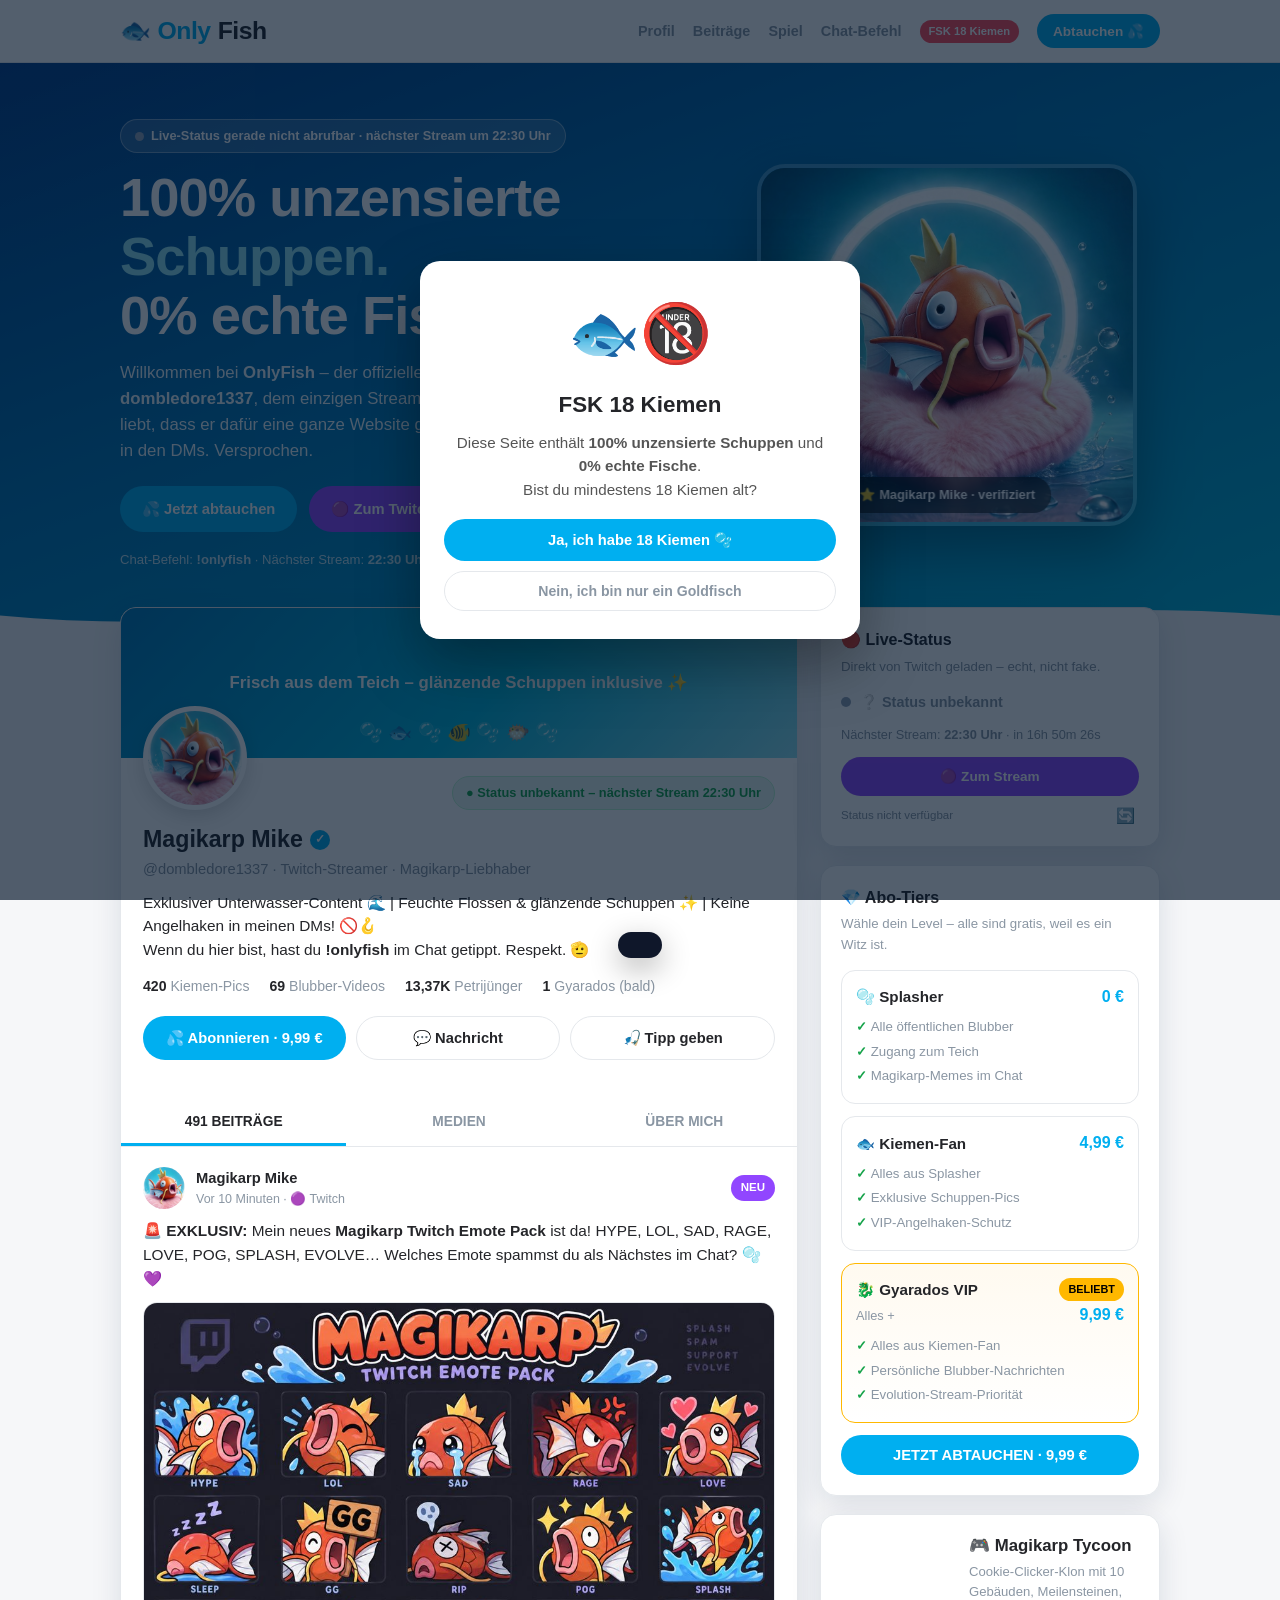
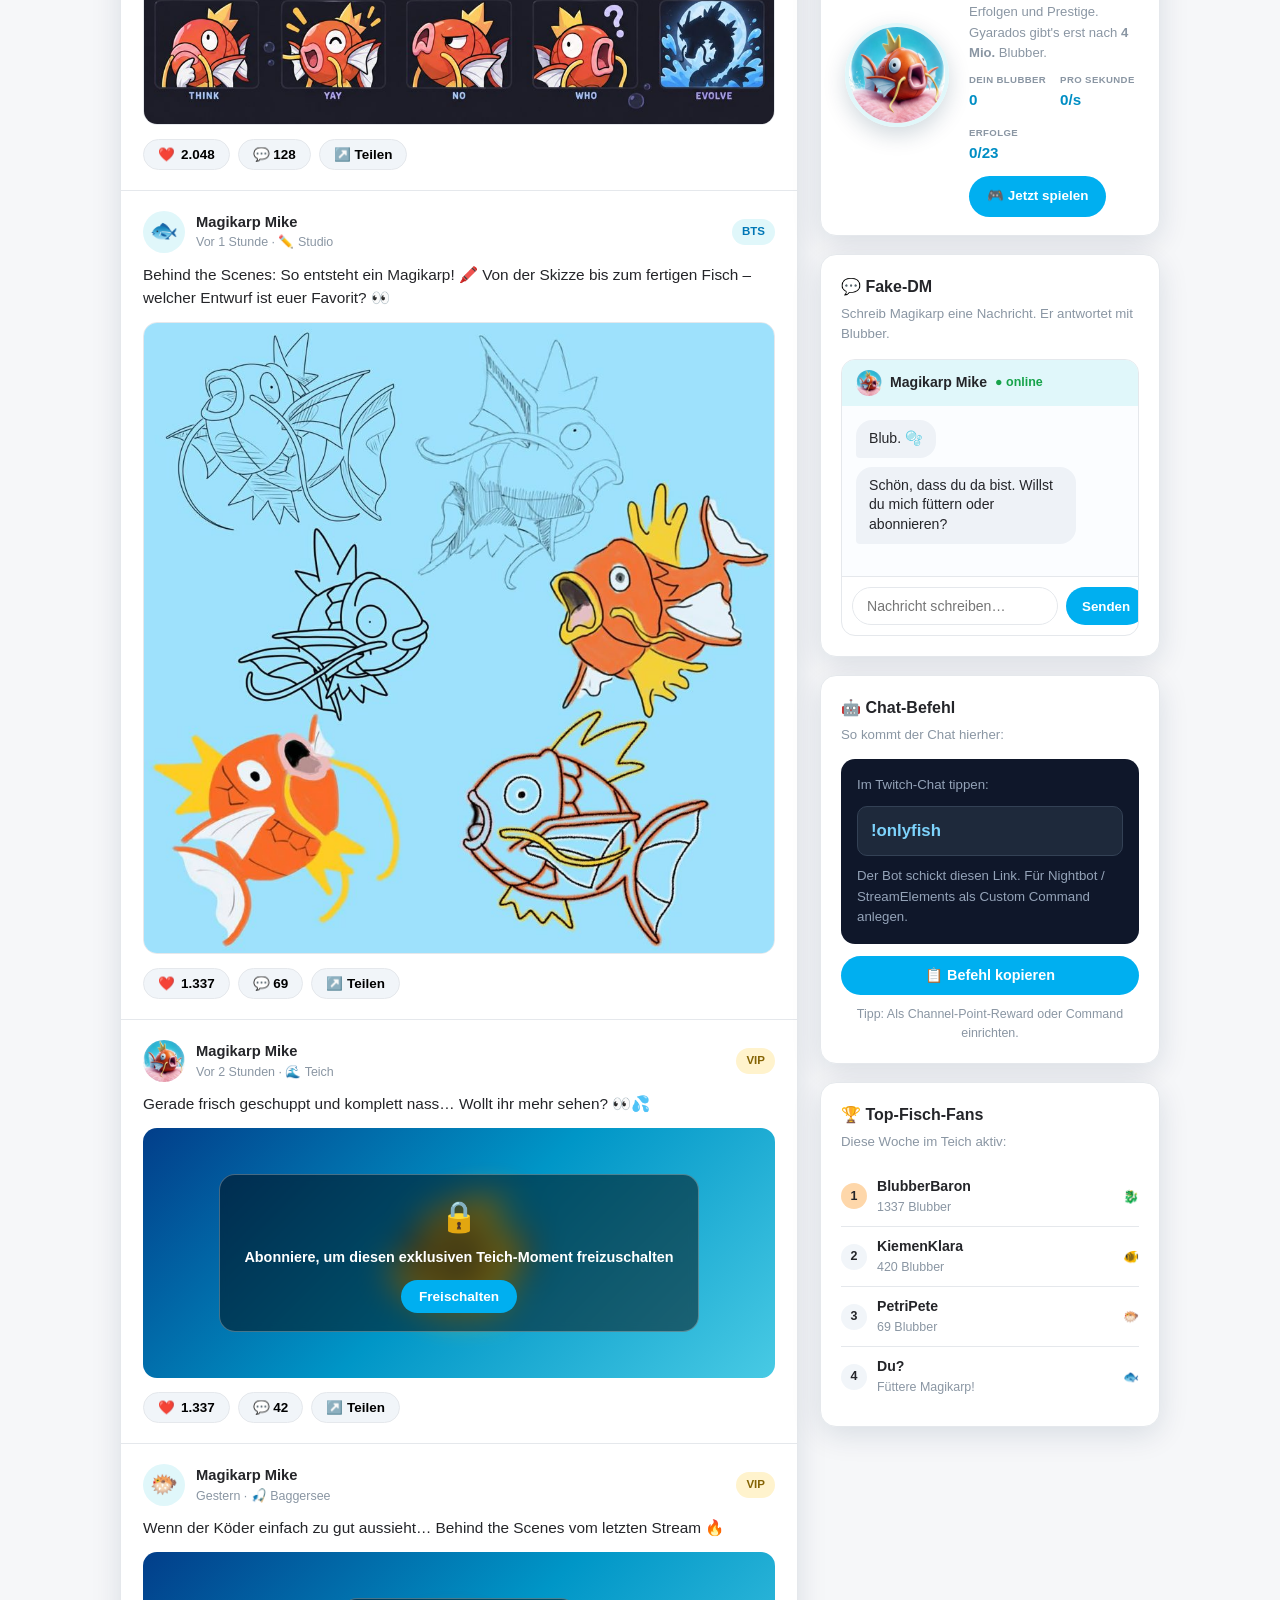
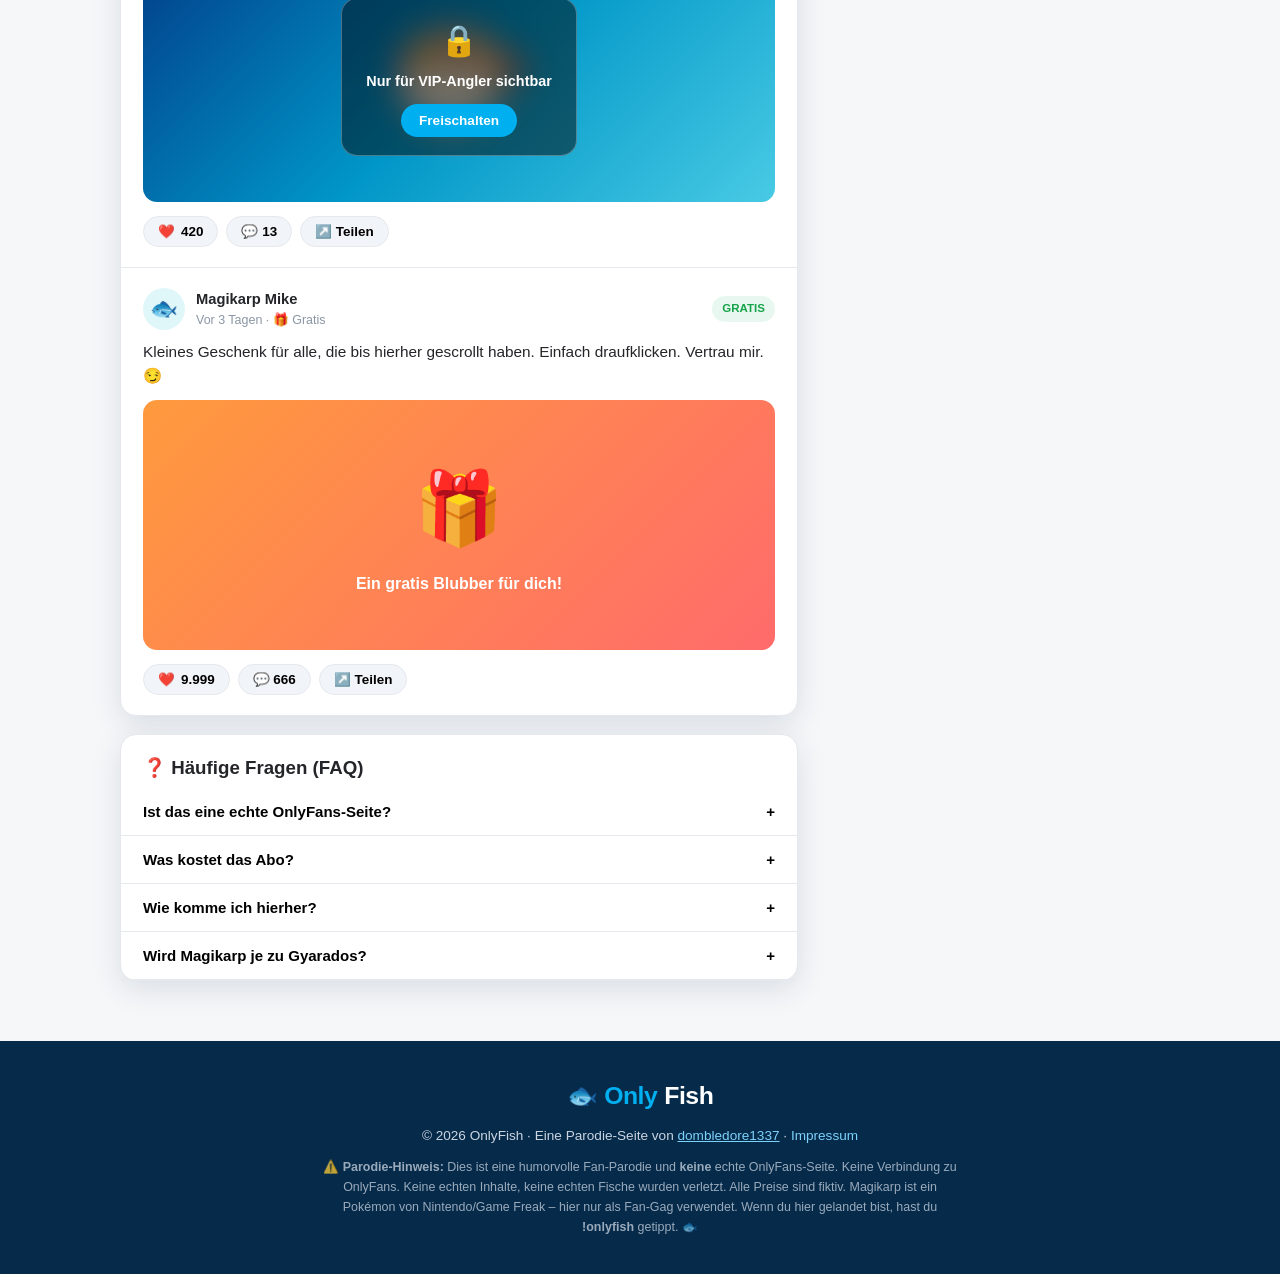
<file: index.html>
<!DOCTYPE html>
<html lang="de">
<head>
<meta charset="UTF-8" />
<meta name="viewport" content="width=device-width, initial-scale=1.0" />
<title>OnlyFish 🐟 – dombledore1337 | Exklusiver Unterwasser-Content</title>
<meta name="description" content="OnlyFish – Die lustigste Parodie-Seite für dombledore1337. 100% unzensierte Schuppen, 0% echte Fische. !onlyfish" />
<link rel="icon" type="image/png" href="assets/favicon.png" />
<meta property="og:title" content="OnlyFish 🐟 – dombledore1337" />
<meta property="og:description" content="Magikarp Mike auf seinem rosa Herz-Kissen. 100% unzensierte Schuppen, 0% echte Fische. Tippe !onlyfish im Chat." />
<meta property="og:image" content="assets/magikarp-hero.jpg" />
<meta property="og:type" content="website" />
<link rel="stylesheet" href="assets/style.css" />
</head>
<body>

<!-- AGE GATE -->
<div class="modal-backdrop open" id="ageGate">
  <div class="modal">
    <div class="modal-emoji">🐟🔞</div>
    <h2>FSK 18 Kiemen</h2>
    <p>Diese Seite enthält <strong>100% unzensierte Schuppen</strong> und <strong>0% echte Fische</strong>.<br>Bist du mindestens 18 Kiemen alt?</p>
    <div class="modal-actions">
      <button class="btn btn-primary" onclick="closeAgeGate()">Ja, ich habe 18 Kiemen 🫧</button>
      <button class="btn-close" onclick="ageGateDeny()">Nein, ich bin nur ein Goldfisch</button>
    </div>
  </div>
</div>

<header>
  <div class="nav-inner">
    <a class="logo" href="#"><span class="fish">🐟</span> Only<span>Fish</span></a>
    <nav class="nav-links">
      <a href="#profil">Profil</a>
      <a href="#beitraege">Beiträge</a>
      <a href="spiel.html">Spiel</a>
      <a href="#befehl">Chat-Befehl</a>
      <span class="badge-18">FSK 18 Kiemen</span>
      <button class="btn btn-primary btn-sm" onclick="openModal('abo')">Abtauchen 💦</button>
    </nav>
  </div>
</header>

<!-- HERO -->
<section class="hero" id="hero">
  <div class="hero-inner">
    <div>
      <div class="live-pill" id="heroPill"><span class="live-dot wait" id="heroDot"></span> <span id="heroPillText">Live-Status wird geladen…</span></div>
      <h1>100% unzensierte <em>Schuppen.</em><br>0% echte Fische.</h1>
      <p>Willkommen bei <strong>OnlyFish</strong> – der offiziellen Parodie-Seite von <strong>dombledore1337</strong>, dem einzigen Streamer, der Magikarp so sehr liebt, dass er dafür eine ganze Website gebaut hat. Keine Angelhaken in den DMs. Versprochen.</p>
      <div class="hero-ctas">
        <button class="btn btn-primary" onclick="openModal('abo')">💦 Jetzt abtauchen</button>
        <a class="btn btn-twitch" href="https://www.twitch.tv/dombledore1337" target="_blank" rel="noopener">🟣 Zum Twitch-Stream</a>
      </div>
      <div class="hero-note">Chat-Befehl: <strong>!onlyfish</strong> · Nächster Stream: <strong>22:30 Uhr</strong> · in <strong id="countdown">–</strong></div>
    </div>
    <div class="hero-art">
      <img src="assets/magikarp-hero.jpg" alt="Magikarp Mike auf seinem rosa Herz-Kissen – das Gesicht von OnlyFish" onerror="this.style.display='none'" />
      <div class="hero-badge">⭐ Magikarp Mike · verifiziert</div>
    </div>
  </div>
  <svg class="wave" viewBox="0 0 1440 70" preserveAspectRatio="none" height="50"><path fill="#f6f7f9" d="M0,40 C240,70 480,10 720,35 C960,60 1200,15 1440,40 L1440,70 L0,70 Z"/></svg>
</section>

<div class="layout">
  <!-- MAIN -->
  <main>
    <!-- PROFILE -->
    <section class="card profile-card" id="profil">
      <div class="profile-banner">Frisch aus dem Teich – glänzende Schuppen inklusive ✨</div>
      <div class="profile-body">
        <div class="avatar-row">
          <div class="avatar"><img src="assets/magikarp-avatar.jpg" alt="Magikarp Mike Avatar" onerror="this.parentElement.innerHTML='🐟'" /></div>
          <div class="status-pill" id="profileStatus">● Status wird geladen…</div>
        </div>
        <h1 class="profile-name">Magikarp Mike <span class="verified">✓</span></h1>
        <div class="handle">@dombledore1337 · Twitch-Streamer · Magikarp-Liebhaber</div>
        <p class="bio">Exklusiver Unterwasser-Content 🌊 | Feuchte Flossen &amp; glänzende Schuppen ✨ | Keine Angelhaken in meinen DMs! 🚫🪝<br>Wenn du hier bist, hast du <strong>!onlyfish</strong> im Chat getippt. Respekt. 🫡</p>
        <div class="stats">
          <span><strong>420</strong> Kiemen-Pics</span>
          <span><strong>69</strong> Blubber-Videos</span>
          <span><strong>13,37K</strong> Petrijünger</span>
          <span><strong>1</strong> Gyarados (bald)</span>
        </div>
        <div class="profile-actions">
          <button class="btn btn-primary" onclick="openModal('abo')">💦 Abonnieren · 9,99 €</button>
          <button class="btn btn-ghost" onclick="scrollToDM()">💬 Nachricht</button>
          <button class="btn btn-ghost" onclick="openModal('tip')">🎣 Tipp geben</button>
        </div>
      </div>
      <div class="tabs">
        <button class="tab active" onclick="switchTab(this,'feed')">491 BEITRÄGE</button>
        <button class="tab" onclick="switchTab(this,'media')">MEDIEN</button>
        <button class="tab" onclick="switchTab(this,'about')">ÜBER MICH</button>
      </div>

      <!-- FEED -->
      <div id="tab-feed">
        <article class="post">
          <div class="post-header">
            <div class="post-avatar"><img src="assets/magikarp-avatar.jpg" alt="" onerror="this.outerHTML='🐟'" /></div>
            <div class="post-meta"><strong>Magikarp Mike</strong><span class="time">Vor 10 Minuten · 🟣 Twitch</span></div>
            <span class="post-tag" style="background:#9146ff;color:#fff">NEU</span>
          </div>
          <p class="post-caption">🚨 <strong>EXKLUSIV:</strong> Mein neues <strong>Magikarp Twitch Emote Pack</strong> ist da! HYPE, LOL, SAD, RAGE, LOVE, POG, SPLASH, EVOLVE… Welches Emote spammst du als Nächstes im Chat? 🫧💜</p>
          <a href="assets/magikarp-emotes.jpg" target="_blank" rel="noopener"><img class="post-image" src="assets/magikarp-emotes.jpg" alt="Magikarp Twitch Emote Pack – 15 Emotes" /></a>
          <div class="post-actions">
            <button class="action-btn" onclick="toggleLike(this)">❤️ <span>2.048</span></button>
            <button class="action-btn" onclick="openModal('post')">💬 128</button>
            <button class="action-btn" onclick="sharePost()">↗️ Teilen</button>
          </div>
        </article>

        <article class="post">
          <div class="post-header">
            <div class="post-avatar">🐟</div>
            <div class="post-meta"><strong>Magikarp Mike</strong><span class="time">Vor 1 Stunde · ✏️ Studio</span></div>
            <span class="post-tag" style="background:#e0f7fa;color:#0077b6">BTS</span>
          </div>
          <p class="post-caption">Behind the Scenes: So entsteht ein Magikarp! 🖍️ Von der Skizze bis zum fertigen Fisch – welcher Entwurf ist euer Favorit? 👀</p>
          <a href="assets/magikarp-sketches.jpg" target="_blank" rel="noopener"><img class="post-image" src="assets/magikarp-sketches.jpg" alt="Magikarp Skizzen – vom Entwurf zum fertigen Fisch" /></a>
          <div class="post-actions">
            <button class="action-btn" onclick="toggleLike(this)">❤️ <span>1.337</span></button>
            <button class="action-btn" onclick="openModal('post')">💬 69</button>
            <button class="action-btn" onclick="sharePost()">↗️ Teilen</button>
          </div>
        </article>

        <article class="post">
          <div class="post-header">
            <div class="post-avatar"><img src="assets/magikarp-avatar.jpg" alt="" onerror="this.outerHTML='🐟'" /></div>
            <div class="post-meta"><strong>Magikarp Mike</strong><span class="time">Vor 2 Stunden · 🌊 Teich</span></div>
            <span class="post-tag">VIP</span>
          </div>
          <p class="post-caption">Gerade frisch geschuppt und komplett nass… Wollt ihr mehr sehen? 👀💦</p>
          <div class="locked-media" onclick="openModal('post')">
            <div class="big-emoji">🐠</div>
            <div class="lock-overlay">
              <div class="lock-icon">🔒</div>
              <p>Abonniere, um diesen exklusiven Teich-Moment freizuschalten</p>
              <button class="btn-unlock">Freischalten</button>
            </div>
          </div>
          <div class="post-actions">
            <button class="action-btn" onclick="toggleLike(this)">❤️ <span>1.337</span></button>
            <button class="action-btn" onclick="openModal('post')">💬 42</button>
            <button class="action-btn" onclick="sharePost()">↗️ Teilen</button>
          </div>
        </article>

        <article class="post">
          <div class="post-header">
            <div class="post-avatar">🐡</div>
            <div class="post-meta"><strong>Magikarp Mike</strong><span class="time">Gestern · 🎣 Baggersee</span></div>
            <span class="post-tag">VIP</span>
          </div>
          <p class="post-caption">Wenn der Köder einfach zu gut aussieht… Behind the Scenes vom letzten Stream 🔥</p>
          <div class="locked-media" onclick="openModal('post')">
            <div class="big-emoji">🐡</div>
            <div class="lock-overlay">
              <div class="lock-icon">🔒</div>
              <p>Nur für VIP-Angler sichtbar</p>
              <button class="btn-unlock">Freischalten</button>
            </div>
          </div>
          <div class="post-actions">
            <button class="action-btn" onclick="toggleLike(this)">❤️ <span>420</span></button>
            <button class="action-btn" onclick="openModal('post')">💬 13</button>
            <button class="action-btn" onclick="sharePost()">↗️ Teilen</button>
          </div>
        </article>

        <article class="post">
          <div class="post-header">
            <div class="post-avatar">🐟</div>
            <div class="post-meta"><strong>Magikarp Mike</strong><span class="time">Vor 3 Tagen · 🎁 Gratis</span></div>
            <span class="post-tag" style="background:#e8f8f0;color:#16a34a">GRATIS</span>
          </div>
          <p class="post-caption">Kleines Geschenk für alle, die bis hierher gescrollt haben. Einfach draufklicken. Vertrau mir. 😏</p>
          <div class="free-media">
            <div class="big">🎁</div>
            <p>Ein gratis Blubber für dich!</p>
          </div>
          <div class="post-actions">
            <button class="action-btn" onclick="toggleLike(this)">❤️ <span>9.999</span></button>
            <button class="action-btn" onclick="freeGift()">💬 666</button>
            <button class="action-btn" onclick="sharePost()">↗️ Teilen</button>
          </div>
        </article>
      </div>

      <!-- MEDIA -->
      <div id="tab-media" class="hidden">
        <article class="post">
          <p class="post-caption">📸 <strong>Medien-Galerie:</strong> Alle 420 Kiemen-Pics sind hinter der Paywall. Hier gibt's nur ein paar Vorschau-Blasen:</p>
          <div style="display:grid;grid-template-columns:repeat(3,1fr);gap:10px">
            <a href="assets/magikarp-emotes.jpg" target="_blank" rel="noopener"><img src="assets/magikarp-emotes.jpg" alt="Emote Pack" style="width:100%;height:130px;object-fit:cover;border-radius:12px;border:1px solid var(--border);display:block" /></a>
            <a href="assets/magikarp-sketches.jpg" target="_blank" rel="noopener"><img src="assets/magikarp-sketches.jpg" alt="Magikarp Skizzen" style="width:100%;height:130px;object-fit:cover;border-radius:12px;border:1px solid var(--border);display:block" /></a>
            <div class="locked-media" style="height:130px" onclick="openModal('post')"><div class="big-emoji" style="font-size:3rem">🐟</div><div class="lock-overlay" style="padding:8px 12px"><div class="lock-icon" style="font-size:1.1rem">🔒</div></div></div>
            <div class="locked-media" style="height:130px" onclick="openModal('post')"><div class="big-emoji" style="font-size:3rem">🐠</div><div class="lock-overlay" style="padding:8px 12px"><div class="lock-icon" style="font-size:1.1rem">🔒</div></div></div>
            <div class="locked-media" style="height:130px" onclick="openModal('post')"><div class="big-emoji" style="font-size:3rem">🐡</div><div class="lock-overlay" style="padding:8px 12px"><div class="lock-icon" style="font-size:1.1rem">🔒</div></div></div>
            <div class="locked-media" style="height:130px" onclick="openModal('post')"><div class="big-emoji" style="font-size:3rem">🦑</div><div class="lock-overlay" style="padding:8px 12px"><div class="lock-icon" style="font-size:1.1rem">🔒</div></div></div>
            <div class="locked-media" style="height:130px" onclick="openModal('post')"><div class="big-emoji" style="font-size:3rem">🐙</div><div class="lock-overlay" style="padding:8px 12px"><div class="lock-icon" style="font-size:1.1rem">🔒</div></div></div>
            <div class="locked-media" style="height:130px" onclick="openModal('post')"><div class="big-emoji" style="font-size:3rem">🦐</div><div class="lock-overlay" style="padding:8px 12px"><div class="lock-icon" style="font-size:1.1rem">🔒</div></div></div>
          </div>
        </article>
      </div>

      <!-- ABOUT -->
      <div id="tab-about" class="hidden">
        <article class="post">
          <p class="post-caption"><strong>Über Magikarp Mike:</strong></p>
          <p style="font-size:.94rem;color:#444;margin-bottom:10px">Ich bin dombledore1337 – Twitch-Streamer, Magikarp-Fanatiker und stolzer Besitzer von 0 echten Fischen. Diese Seite ist ein Gag, den du per Chat-Befehl <strong>!onlyfish</strong> aufrufen kannst. Alles hier ist Parodie. Jeder Klick führt dich zurück in den Stream. So ist das.</p>
          <p style="font-size:.94rem;color:#444">Meine Mission: Aus Magikarp wird Gyarados. Aus Chat wird Community. Aus Blubber wird Legende. 🐉</p>
        </article>
      </div>
    </section>

    <!-- FAQ -->
    <section class="card" style="margin-top:18px">
      <div style="padding:18px 22px 6px"><h3 style="font-weight:900">❓ Häufige Fragen (FAQ)</h3></div>
      <div class="faq-item">
        <button class="faq-q" onclick="toggleFaq(this)">Ist das eine echte OnlyFans-Seite? <span>+</span></button>
        <div class="faq-a">Nein! OnlyFish ist eine Parodie. Keine echten Inhalte, keine echten Fische, keine echten Abos. Nur Blubber.</div>
      </div>
      <div class="faq-item">
        <button class="faq-q" onclick="toggleFaq(this)">Was kostet das Abo? <span>+</span></button>
        <div class="faq-a">9,99 € / Monat – aber nur als Witz. Spar dir das Geld lieber für ein echtes Twitch-Sub bei dombledore1337. Das ist günstiger für deine Seele.</div>
      </div>
      <div class="faq-item">
        <button class="faq-q" onclick="toggleFaq(this)">Wie komme ich hierher? <span>+</span></button>
        <div class="faq-a">Du hast <strong>!onlyfish</strong> im Twitch-Chat getippt. Der Bot hat dir diesen Link geschickt. Willkommen im Teich. 🐟</div>
      </div>
      <div class="faq-item">
        <button class="faq-q" onclick="toggleFaq(this)">Wird Magikarp je zu Gyarados? <span>+</span></button>
        <div class="faq-a">Sammle unten im Magikarp Tycoon <strong>4 Millionen Blubber</strong> und schau selbst. Spoiler: Es wird wild. 🐉</div>
      </div>
    </section>
  </main>

  <!-- SIDEBAR -->
  <aside class="sidebar">
    <!-- LIVE STATUS -->
    <section class="card side-box" id="live">
      <h3>🔴 Live-Status</h3>
      <p class="sub">Direkt von Twitch geladen – echt, nicht fake.</p>
      <div class="live-card-top" id="liveCardTop">
        <span class="live-dot wait" id="liveDot"></span>
        <strong id="liveState">Status wird geladen…</strong>
      </div>
      <p class="live-title hidden" id="liveTitle"></p>
      <div class="live-details hidden" id="liveDetails">
        <div class="live-row"><span>🎮 Spiel</span><strong id="liveGame">–</strong></div>
        <div class="live-row"><span>⏱️ Live seit</span><strong id="liveUptime">–</strong></div>
      </div>
      <p class="live-next" id="liveNext">Nächster Stream: <strong>22:30 Uhr</strong> · <span id="nextIn">–</span></p>
      <div class="live-actions">
        <a class="btn btn-twitch btn-sm" href="https://www.twitch.tv/dombledore1337" target="_blank" rel="noopener">🟣 Zum Stream</a>
        <button class="btn btn-ghost btn-sm hidden" id="liveEmbedBtn" onclick="toggleEmbed()">▶️ Einbetten</button>
      </div>
      <div class="live-meta">
        <span id="liveChecked">–</span>
        <button class="live-refresh" id="liveRefresh" title="Status neu laden" aria-label="Status neu laden" onclick="refreshLive(true)">🔄</button>
      </div>
      <div id="liveEmbedWrap" class="hidden"></div>
    </section>

    <!-- ABO -->
    <section class="card side-box" id="abo">
      <h3>💎 Abo-Tiers</h3>
      <p class="sub">Wähle dein Level – alle sind gratis, weil es ein Witz ist.</p>
      <div class="tier" onclick="openModal('abo')">
        <div class="tier-top"><span class="tier-name">🫧 Splasher</span><span class="tier-price">0 €</span></div>
        <ul><li>Alle öffentlichen Blubber</li><li>Zugang zum Teich</li><li>Magikarp-Memes im Chat</li></ul>
      </div>
      <div class="tier" onclick="openModal('abo')">
        <div class="tier-top"><span class="tier-name">🐟 Kiemen-Fan</span><span class="tier-price">4,99 €</span></div>
        <ul><li>Alles aus Splasher</li><li>Exklusive Schuppen-Pics</li><li>VIP-Angelhaken-Schutz</li></ul>
      </div>
      <div class="tier vip" onclick="openModal('abo')">
        <div class="tier-top"><span class="tier-name">🐉 Gyarados VIP</span><span class="vip-badge">BELIEBT</span></div>
        <div class="tier-top" style="margin-top:-4px"><span style="font-size:.8rem;color:var(--muted)">Alles +</span><span class="tier-price">9,99 €</span></div>
        <ul><li>Alles aus Kiemen-Fan</li><li>Persönliche Blubber-Nachrichten</li><li>Evolution-Stream-Priorität</li></ul>
      </div>
      <button class="btn btn-primary" style="width:100%" onclick="openModal('abo')">JETZT ABTAUCHEN · 9,99 €</button>
    </section>

    <!-- GAME-TEASER -->
    <section class="card teaser" id="spiel">
      <div class="teaser-art">
        <img src="assets/magikarp-avatar.jpg" alt="Magikarp Mike" onerror="this.parentElement.innerHTML='🐟'" />
      </div>
      <div class="teaser-body">
        <h3>🎮 Magikarp Tycoon</h3>
        <p class="sub">Cookie-Clicker-Klon mit 10 Gebäuden, Meilensteinen, Erfolgen und Prestige. Gyarados gibt's erst nach <strong>4 Mio.</strong> Blubber.</p>
        <div class="teaser-stats">
          <div><span>Dein Blubber</span><b id="teaserBank">0</b></div>
          <div><span>pro Sekunde</span><b id="teaserCps">0/s</b></div>
          <div><span>Erfolge</span><b id="teaserAch">0/23</b></div>
        </div>
        <a class="btn btn-primary" href="spiel.html">🎮 Jetzt spielen</a>
      </div>
    </section>

    <!-- DM -->
    <section class="card side-box" id="dm">
      <h3>💬 Fake-DM</h3>
      <p class="sub">Schreib Magikarp eine Nachricht. Er antwortet mit Blubber.</p>
      <div class="dm-window">
        <div class="dm-head"><img src="assets/magikarp-avatar.jpg" alt="" style="width:26px;height:26px;border-radius:50%;object-fit:cover" /> Magikarp Mike <span style="color:var(--green);font-size:.78rem">● online</span></div>
        <div class="dm-body" id="dmBody">
          <div class="bubble-msg them">Blub. 🫧</div>
          <div class="bubble-msg them">Schön, dass du da bist. Willst du mich füttern oder abonnieren?</div>
        </div>
        <div class="dm-input-row">
          <input id="dmInput" type="text" placeholder="Nachricht schreiben…" maxlength="120" onkeydown="if(event.key==='Enter')sendDM()" />
          <button onclick="sendDM()">Senden</button>
        </div>
      </div>
    </section>

    <!-- CHAT BEFEHL -->
    <section class="card side-box" id="befehl">
      <h3>🤖 Chat-Befehl</h3>
      <p class="sub">So kommt der Chat hierher:</p>
      <div class="cmd-box">
        <p>Im Twitch-Chat tippen:</p>
        <code>!onlyfish</code>
        <p>Der Bot schickt diesen Link. Für Nightbot / StreamElements als Custom Command anlegen.</p>
      </div>
      <button class="copy-btn" onclick="copyCommand()">📋 Befehl kopieren</button>
      <p style="font-size:.78rem;color:var(--muted);margin-top:10px;text-align:center">Tipp: Als Channel-Point-Reward oder Command einrichten.</p>
    </section>

    <!-- TOP FANS -->
    <section class="card side-box">
      <h3>🏆 Top-Fisch-Fans</h3>
      <p class="sub">Diese Woche im Teich aktiv:</p>
      <div class="fan-row"><div class="fan-rank">1</div><div><div class="fan-name">BlubberBaron</div><div style="font-size:.78rem;color:var(--muted)">1337 Blubber</div></div><span class="fan-fish">🐉</span></div>
      <div class="fan-row"><div class="fan-rank">2</div><div><div class="fan-name">KiemenKlara</div><div style="font-size:.78rem;color:var(--muted)">420 Blubber</div></div><span class="fan-fish">🐠</span></div>
      <div class="fan-row"><div class="fan-rank">3</div><div><div class="fan-name">PetriPete</div><div style="font-size:.78rem;color:var(--muted)">69 Blubber</div></div><span class="fan-fish">🐡</span></div>
      <div class="fan-row"><div class="fan-rank">4</div><div><div class="fan-name">Du?</div><div style="font-size:.78rem;color:var(--muted)">Füttere Magikarp!</div></div><span class="fan-fish">🐟</span></div>
    </section>
  </aside>
</div>

<footer>
  <a class="logo" href="#"><span class="fish">🐟</span> Only<span style="color:#fff">Fish</span></a>
  <div>© 2026 OnlyFish · Eine Parodie-Seite von <a href="https://www.twitch.tv/dombledore1337" target="_blank" rel="noopener">dombledore1337</a> · <a onclick="openModal('impressum')">Impressum</a></div>
  <p class="disclaimer">⚠️ <strong>Parodie-Hinweis:</strong> Dies ist eine humorvolle Fan-Parodie und <strong>keine</strong> echte OnlyFans-Seite. Keine Verbindung zu OnlyFans. Keine echten Inhalte, keine echten Fische wurden verletzt. Alle Preise sind fiktiv. Magikarp ist ein Pokémon von Nintendo/Game Freak – hier nur als Fan-Gag verwendet. Wenn du hier gelandet bist, hast du <strong>!onlyfish</strong> getippt. 🐟</p>
</footer>

<!-- MODAL -->
<div class="modal-backdrop" id="modalBackdrop" onclick="closeModalOnBg(event)">
  <div class="modal" id="modalBox">
    <div class="modal-emoji" id="modalEmoji">🎣</div>
    <h2 id="modalTitle">Erwischt!</h2>
    <p id="modalText">Du hast ernsthaft auf OnlyFish geklickt? Ab zurück in den Twitch-Chat mit dir!</p>
    <div class="modal-actions">
      <a href="https://www.twitch.tv/dombledore1337" target="_blank" rel="noopener" class="btn btn-twitch" id="twitchLink">🟣 Zurück zum Twitch-Stream</a>
      <button class="btn-close" onclick="closeModal()">Schließen &amp; weiter blubbern</button>
    </div>
  </div>
</div>

<div id="toast"></div>
<div id="tyToast" role="status" aria-live="polite"></div>

<script>
  const TWITCH = "https://www.twitch.tv/dombledore1337";

  /* ---------- AGE GATE ---------- */
  function closeAgeGate(){
    document.getElementById("ageGate").classList.remove("open");
    showToast("🫧 Willkommen im Teich! Viel Spaß beim Blubbern.");
    splashBurst(window.innerWidth/2, window.innerHeight/2);
  }
  function ageGateDeny(){
    const m = document.querySelector("#ageGate .modal");
    m.classList.add("shake");
    setTimeout(()=>m.classList.remove("shake"),450);
    showToast("🐠 Als Goldfisch hast du nur 3 Sekunden Gedächtnis. Versuch's nochmal!");
  }

  /* ---------- MODAL ---------- */
  const MODALS = {
    abo:      {emoji:"🚨", title:"Nice try, Matrose!", text:"Hier gibt's keine Abo-Fallen, sondern nur Fische. Spar dir die 9,99 € lieber für ein echtes Twitch-Sub bei dombledore1337!"},
    post:     {emoji:"🎣", title:"Erwischt!", text:"Du hast ernsthaft versucht, ein Fisch-Foto zu entsperren? Geh sofort zurück in den Chat!"},
    tip:      {emoji:"💸", title:"Tipp geben?", text:"Statt hier zu tippen: Gib dem Streamer ein echtes Sub oder Bits auf Twitch. Das freut Magikarp viel mehr. 🫧"},
    impressum:{emoji:"⚖️", title:"Impressum", text:"Angaben gemäß § 5 DDG:<br><strong>dombledore1337</strong><br>Der Teich, Baggersee<br>42069 Blubberstadt<br><br>Dies ist eine Parodie-Seite. Keine echten Inhalte.", hideTwitch:true},
    gift:     {emoji:"🎁", title:"Blubber!", text:"Du hast das Gratis-Geschenk geöffnet: Es ist… ein Blubber. 🫧<br>Mehr gibt's nur im Stream. Ab in den Chat!"},
    evolved:  {emoji:"🐉", title:"EVOLUTION!", text:"MAGIKARP HAT SICH ENTWICKELT!<br><br>🐟 → 🐉 GYARADOS<br><br>Das war's. Du hast es geschafft. Jetzt ab in den Twitch-Chat und feiern!"},
  };
  function openModal(type){
    const d = MODALS[type] || MODALS.post;
    const emojiEl = document.getElementById("modalEmoji");
    const textEl  = document.getElementById("modalText");
    if(d.html){
      emojiEl.innerHTML = d.html;              /* nur intern gesetzte, vertrauenswuerdige Bilder */
      emojiEl.style.fontSize = "1rem";
      textEl.style.display = "none";
    } else {
      emojiEl.textContent = d.emoji;
      emojiEl.style.fontSize = "";
      textEl.style.display = "";
      textEl.innerHTML = d.text;
    }
    document.getElementById("modalTitle").textContent = d.title;
    document.getElementById("twitchLink").style.display = d.hideTwitch ? "none" : "block";
    document.getElementById("modalBackdrop").classList.add("open");
  }
  function closeModal(){ document.getElementById("modalBackdrop").classList.remove("open"); }
  function closeModalOnBg(e){ if(e.target.id==="modalBackdrop") closeModal(); }
  document.addEventListener("keydown", e=>{ if(e.key==="Escape"){ closeModal(); } });

  /* ---------- TOAST ---------- */
  let toastTimer;
  function showToast(msg){
    const t = document.getElementById("toast");
    t.textContent = msg; t.classList.add("show");
    clearTimeout(toastTimer);
    toastTimer = setTimeout(()=>t.classList.remove("show"), 3200);
  }

  /* ---------- TABS ---------- */
  function switchTab(btn, name){
    document.querySelectorAll(".tab").forEach(t=>t.classList.remove("active"));
    btn.classList.add("active");
    ["feed","media","about"].forEach(n=>{
      document.getElementById("tab-"+n).classList.toggle("hidden", n!==name);
    });
  }

  /* ---------- FAQ ---------- */
  function toggleFaq(btn){
    const item = btn.parentElement;
    const open = item.classList.toggle("open");
    btn.querySelector("span").textContent = open ? "−" : "+";
  }

  /* ---------- LIKES / SHARE / GIFT ---------- */
  function toggleLike(btn){
    const span = btn.querySelector("span");
    const liked = btn.classList.toggle("liked");
    let n = parseInt(span.textContent.replace(/\./g,""),10) || 0;
    span.textContent = (liked ? n+1 : n-1).toLocaleString("de-DE");
    if(liked){ splashBurst(btn.getBoundingClientRect().left+20, btn.getBoundingClientRect().top); showToast("❤️ Geliked! Magikarp freut sich."); }
  }
  function sharePost(){
    if(navigator.share){ navigator.share({title:"OnlyFish 🐟", text:"Schau dir Magikarp Mike auf OnlyFish an! !onlyfish", url:location.href}).catch(()=>{}); }
    else { navigator.clipboard?.writeText(location.href); showToast("🔗 Link kopiert! Teil ihn im Chat."); }
  }
  function freeGift(){ openModal("gift"); confettiBurst(); }

  /* ---------- COPY COMMAND ---------- */
  function copyCommand(){
    const cmd = "!onlyfish";
    if(navigator.clipboard){ navigator.clipboard.writeText(cmd).then(()=>showToast("📋 !onlyfish kopiert! Jetzt im Chat einfügen.")); }
    else { showToast("📋 Befehl: !onlyfish"); }
  }

  /* ---------- GAME-BINDEGLIED ----------
     Die komplette Spiel-Logik liegt in assets/tycoon.js (window.MagikarpTycoon).
     Hier bleiben nur die Funktionen, die das restliche Seiten-Skript direkt aufruft. */
  function gameState(){
    return (window.MagikarpTycoon && window.MagikarpTycoon.state()) || { total:0, bank:0 };
  }

  function openUpgradeHelp(){
    MODALS.help = { emoji:"🎮", title:"Magikarp Tycoon", hideTwitch:true,
      text:
        "<strong>1. Klicken</strong> gibt Blubber. Der <em>Flossen-Betrieb</em> erhöht den Klickwert <em>und</em> produziert passiv. " +
        "Ab 50 Flossen hast du eine Krit-Chance auf 7-fache Klicks – sie steht links unter dem Konto.<br><br>" +

        "<strong>2. Gebäude</strong> produzieren automatisch. Jedes Stück kostet 15 % mehr als das davor. " +
        "Mit <em>Kaufen: 1 / 10 / 100 / MAX</em> kaufst du in Stapeln; der 💰-Knopf rechts an jeder Zeile verkauft 1 Stück für 50 % zurück.<br><br>" +

        "<strong>3. Meilensteine:</strong> Ab 25, 50, 100, 150 und 200 Stück bekommt ein Gebäude dauerhaft +1 % auf die eigene Produktion. " +
        "Unter jedem Gebäude steht, wie viele Boni du hast und wann der nächste kommt.<br><br>" +

        "<strong>4. Upgrades</strong> sind einmalig: Klick-Upgrades verdoppeln den Klickwert, Gebäude-Upgrades verdoppeln die Produktion eines Gebäudes. " +
        "Sie tauchen erst auf, wenn du genug davon gebaut hast.<br><br>" +

        "<strong>5. Blubber-Ball:</strong> Ab und zu schwimmt ein goldener Ball vorbei. Klick ihn für Sofort-Blubber, " +
        "<em>Klick-Frenzy</em> (15 s lang 77-fache Klicks) oder <em>Drachenrausch</em> (30 s lang 7-fache Produktion).<br><br>" +

        "<strong>6. Jahreszeiten</strong> wechseln automatisch: Sommer +25 % Produktion (aber Klicks zählen ×0,9), " +
        "Herbst −15 % Produktion dafür mehr Bälle, Winter stärkere Ball-Belohnungen.<br><br>" +

        "<strong>7. Erfolge</strong> geben dauerhaft Produktionsbonus, jeder zeigt seinen Fortschritt. " +
        "<strong>Aufsteigen</strong> ab 10 Mio. setzt Gebäude und Konto zurück, gibt aber einen permanenten Prozent-Bonus, der bleibt – Erfolge bleiben auch.<br><br>" +

        "<strong>8. Evolution:</strong> Ab 4 Mio. gesammelten Blubber wird Magikarp zu Gyarados und produziert dauerhaft +25 %.<br><br>" +

        "<strong>9. Leaderboard:</strong> Max. 15 Zeichen, nur Buchstaben, Zahlen, _ und -. Alles bleibt lokal in deinem Browser." };
    openModal("help");
  }

  /* ---------- DM BOT ---------- */
  const REPLIES = ["Blub. 🫧","Interessant. Erzähl mehr. Oder füttere mich. 🐟","Ich habe gerade meine Schuppen poliert. ✨","Kein Angelhaken in dieser DM. Versprochen. 🚫🪝","Magikarp! Magikarp! (Das heißt: Danke fürs Schreiben.)","Willst du mich abonnieren oder nur blubbern? 😏","Mein Kiemen-Content ist legendär. Fast wie mein Stream."];
  let replyIdx = 0;
  function scrollToDM(){ document.getElementById("dm").scrollIntoView({behavior:"smooth", block:"center"}); setTimeout(()=>document.getElementById("dmInput").focus(),600); }
  function sendDM(){
    const inp = document.getElementById("dmInput");
    const val = inp.value.trim(); if(!val) return;
    const body = document.getElementById("dmBody");
    const me = document.createElement("div"); me.className="bubble-msg me"; me.textContent = val;
    body.appendChild(me); inp.value=""; body.scrollTop = body.scrollHeight;
    setTimeout(()=>{
      const them = document.createElement("div"); them.className="bubble-msg them";
      them.textContent = REPLIES[replyIdx++ % REPLIES.length];
      body.appendChild(them); body.scrollTop = body.scrollHeight;
    }, 700);
  }

  /* ---------- SPLASH & CONFETTI ---------- */
  function splashBurst(x,y){
    for(let i=0;i<6;i++){
      const s = document.createElement("div");
      s.className="splash"; s.textContent = ["🫧","💦","✨"][i%3];
      s.style.left = (x + (Math.random()*50-25))+"px";
      s.style.top = (y + (Math.random()*20-10))+"px";
      document.body.appendChild(s);
      setTimeout(()=>s.remove(), 850);
    }
  }
  function confettiBurst(){
    const emojis = ["🫧","🐟","🎉","✨","🐉","💦"];
    for(let i=0;i<28;i++){
      const c = document.createElement("div");
      c.className="confetti"; c.textContent = emojis[i%emojis.length];
      c.style.left = Math.random()*100+"vw";
      c.style.animationDuration = (2+Math.random()*2.5)+"s";
      document.body.appendChild(c);
      setTimeout(()=>c.remove(), 5000);
    }
  }
  document.addEventListener("click", e=>{
    if(e.target.closest("button, a, .locked-media, .game-fish, .tier, input")) return;
    splashBurst(e.clientX, e.clientY);
  });

  /* ---------- BUBBLES IN HERO ---------- */
  (function(){
    const hero = document.getElementById("hero");
    for(let i=0;i<16;i++){
      const b = document.createElement("div");
      b.className="bubble";
      const size = 6+Math.random()*22;
      b.style.width = b.style.height = size+"px";
      b.style.left = Math.random()*100+"%";
      b.style.bottom = "-30px";
      b.style.animationDuration = (6+Math.random()*8)+"s";
      b.style.animationDelay = (Math.random()*8)+"s";
      hero.appendChild(b);
    }
  })();

  /* ---------- STREAM SCHEDULE ---------- */
  const STREAM_HOUR = 22, STREAM_MIN = 30;   // 22:30 Uhr
  const CHECK_INTERVAL = 60 * 1000;          // Status jede Minute neu
  const TZ = "Europe/Berlin";

  /* ---------- TWITCH CREDENTIALS (optional) ----------
     Ohne Credentials wird automatisch eine oeffentliche Status-API genutzt.
     Mit eigenen Credentials (siehe README) laeuft alles ueber die offizielle Helix-API.
     ACHTUNG: Auf einer rein statischen Seite ist ein Client-Secret nie wirklich geheim.
     Fuer einen oeffentlichen Gag-Link reicht der Fallback voellig aus. */
  const DECAPI_UPTIME = "https://decapi.me/twitch/uptime/dombledore1337";
  const DECAPI_GAME   = "https://decapi.me/twitch/game/dombledore1337";
  const DECAPI_TITLE  = "https://decapi.me/twitch/title/dombledore1337";

  /* ---------- COUNTDOWN (naechster Stream 22:30) ---------- */
  (function(){
    function nextStream(){
      const now = new Date();
      const next = new Date(now);
      next.setHours(STREAM_HOUR, STREAM_MIN, 0, 0);
      if(next <= now) next.setDate(next.getDate()+1);
      return next;
    }
    const el = document.getElementById("countdown");
    const nextEl = document.getElementById("nextIn");
    function tick(){
      const diff = nextStream() - new Date();
      const h = Math.floor(diff/3600000), m = Math.floor(diff%3600000/60000), s = Math.floor(diff%60000/1000);
      const txt = h+"h "+m+"m "+s+"s";
      if(el) el.textContent = txt;
      if(nextEl) nextEl.textContent = "in " + txt;
    }
    tick(); setInterval(tick,1000);
  })();

  /* ---------- LIVE STATUS ---------- */
  const LIVE = { state:"unknown", checked:null, isLive:false, title:"", game:"", viewers:0, startedAt:null };

  function fmtUptime(iso){
    if(!iso) return "–";
    const d = Date.now() - new Date(iso).getTime();
    if(d < 0) return "gerade eben";
    const h = Math.floor(d/3600000), m = Math.floor(d%3600000/60000);
    if(h < 1) return m + " Min";
    return h + " Std " + m + " Min";
  }
  function fmtTime(date){
    return date.toLocaleTimeString("de-DE", {hour:"2-digit", minute:"2-digit", timeZone:TZ}) + " Uhr";
  }

  function setLiveUI(){
    const dot = document.getElementById("liveDot");
    const state = document.getElementById("liveState");
    const top = document.getElementById("liveCardTop");
    const heroDot = document.getElementById("heroDot");
    const heroText = document.getElementById("heroPillText");
    const checked = document.getElementById("liveChecked");
    const nextLine = document.getElementById("liveNext");
    const embedBtn = document.getElementById("liveEmbedBtn");
    const profileStatus = document.getElementById("profileStatus");

    if(LIVE.state === "checking"){
      if(state) state.textContent = "Status wird geprüft…";
      return;
    }

    if(LIVE.state === "live"){
      dot.className = "live-dot";
      top.classList.add("is-live");
      state.innerHTML = "🔴 <strong>LIVE</strong> – er ist am Blubbern!";
      const t = document.getElementById("liveTitle");
      t.classList.remove("hidden");
      t.textContent = "„" + (LIVE.title || "Ohne Titel im Teich") + "“";
      document.getElementById("liveDetails").classList.remove("hidden");
      document.getElementById("liveGame").textContent = LIVE.game || "Unbekannt";
      document.getElementById("liveUptime").textContent = fmtUptime(LIVE.startedAt);
      nextLine.classList.add("hidden");
      embedBtn.classList.remove("hidden");

      heroDot.className = "live-dot";
      heroText.innerHTML = "<strong>JETZT LIVE</strong> · dombledore1337 ist am Blubbern" +
        (LIVE.game ? " · " + LIVE.game : "");
      if(profileStatus){ profileStatus.textContent = "● Gerade live am Blubbern"; }
    } else if(LIVE.state === "unknown"){
      dot.className = "live-dot off";
      top.classList.remove("is-live");
      state.innerHTML = "<span style='color:var(--muted)'>❔ Status unbekannt</span>";
      document.getElementById("liveTitle").classList.add("hidden");
      document.getElementById("liveDetails").classList.add("hidden");
      nextLine.classList.remove("hidden");
      embedBtn.classList.add("hidden");

      heroDot.className = "live-dot off";
      heroText.innerHTML = "Live-Status gerade nicht abrufbar · nächster Stream um <strong>22:30 Uhr</strong>";
      if(profileStatus){ profileStatus.textContent = "● Status unbekannt – nächster Stream 22:30 Uhr"; }
    } else {
      dot.className = "live-dot off";
      top.classList.remove("is-live");
      state.innerHTML = "<span style='color:var(--muted)'>⚪ Offline – der Teich ruht</span>";
      document.getElementById("liveTitle").classList.add("hidden");
      document.getElementById("liveDetails").classList.add("hidden");
      nextLine.classList.remove("hidden");
      embedBtn.classList.add("hidden");
      document.getElementById("liveEmbedWrap").classList.add("hidden");

      heroDot.className = "live-dot off";
      heroText.innerHTML = "Offline · nächster Stream um <strong>22:30 Uhr</strong>";
      if(profileStatus){ profileStatus.textContent = "● Offline – nächster Stream 22:30 Uhr"; }
    }
    if(checked){
      checked.textContent = LIVE.state === "unknown" || LIVE.state === "checking"
        ? "Status nicht verfügbar"
        : "Geprüft um " + fmtTime(new Date());
    }
  }

  /* decapi.me liefert Klartext: "2 hours 15 mins" oder "dombledore1337 is offline" */
  async function fetchDecapi(){
    const bust = "?t=" + Date.now();
    const [upRes, gameRes, titleRes] = await Promise.allSettled([
      fetch(DECAPI_UPTIME + bust),
      fetch(DECAPI_GAME + bust),
      fetch(DECAPI_TITLE + bust),
    ]);

    if(upRes.status !== "fulfilled" || !upRes.value.ok) throw new Error("decapi unreachable");
    const uptime = (await upRes.value.text()).trim();
    if(!uptime || /offline|not live|no data|error/i.test(uptime)) return null;

    let game = "", title = "";
    if(gameRes.status === "fulfilled" && gameRes.value.ok){
      game = (await gameRes.value.text()).trim();
      if(/offline|not live|no data/i.test(game)) game = "";
    }
    if(titleRes.status === "fulfilled" && titleRes.value.ok){
      title = (await titleRes.value.text()).trim();
      if(/offline|not live|no data/i.test(title)) title = "";
    }

    const hm = uptime.match(/(\d+)\s*hour/i);
    const mm = uptime.match(/(\d+)\s*min/i);
    const ms = (hm ? +hm[1]*3600000 : 0) + (mm ? +mm[1]*60000 : 0);

    return {
      title, game, viewers: 0,
      started_at: new Date(Date.now() - ms).toISOString(),
      uptimeText: uptime
    };
  }

  async function refreshLive(manual){
    const btn = document.getElementById("liveRefresh");
    if(btn) btn.classList.add("spin");
    const checkedEl = document.getElementById("liveChecked");
    if(manual && checkedEl) checkedEl.textContent = "Wird neu geladen…";
    LIVE.state = "checking";
    setLiveUI();

    let data = null, ok = false;
    try{
      data = await fetchDecapi();
      ok = true;
    }catch(err){
      ok = false;
    }

    if(ok){
      LIVE.state = data ? "live" : "offline";
      LIVE.isLive = !!data;
      LIVE.title = data?.title || "";
      LIVE.game  = data?.game  || "";
      LIVE.viewers = 0;
      LIVE.startedAt = data?.started_at || null;
      LIVE.uptimeText = data?.uptimeText || "";
    } else {
      LIVE.state = "unknown";
      LIVE.isLive = false;
    }
    setLiveUI();
    if(btn) btn.classList.remove("spin");
    if(manual) showToast(LIVE.state === "unknown"
      ? "🌊 decapi.me gerade nicht erreichbar – versuch's gleich nochmal."
      : (LIVE.isLive ? "🔴 Live! Ab in den Stream." : "⚪ Offline. Um 22:30 geht's weiter."));
  }


  /* ---------- TYCOON-TEASER ----------
     Zeigt auf der Startseite den aktuellen Spielstand an, ohne das ganze
     Spiel zu laden. Der eigentliche Clicker liegt auf spiel.html. */
  (function(){
    var KEY = "onlyfish.tycoon.v3";
    var CH = 10, COST = 1.15;
    var CPS = [0.1,1,8,47,260,1400,7800,44000,260000,1.6e6];
    var IDS = ["flosse","algen","teich","rudel","aquarium","koralle","tiefsee","legende","ozean","kosmos"];

    /* Gleiche Regeln wie im Spiel: unter 10 eine Nachkommastelle,
       sonst ganzzahlig. Sonst zeigt der Teaser 10/s statt 10,7/s. */
    function fmt(n){
      if(!isFinite(n) || n < 0) return "0";
      /* unter 100 mit hoechstens einer Nachkommastelle, aber nur wenn noetig */
      if(n < 100){
        var r = Math.round(n * 10) / 10;
        return (r % 1 === 0 ? String(r) : r.toString().replace(".", ","));
      }
      if(n < 1e3) return String(Math.floor(n));
      if(n < 1e6) return Math.floor(n).toLocaleString("de-DE");
      if(n < 1e9) return (n/1e6).toFixed(2).replace(".",",") + " Mio";
      if(n < 1e12) return (n/1e9).toFixed(2).replace(".",",") + " Mrd";
      return (n/1e12).toFixed(2).replace(".",",") + " Bio";
    }

    function paint(){
      var d = null;
      try { d = JSON.parse(localStorage.getItem(KEY) || "null"); } catch(e){}
      var bankEl = document.getElementById("teaserBank");
      var cpsEl  = document.getElementById("teaserCps");
      var achEl  = document.getElementById("teaserAch");
      if(!bankEl) return;

      if(!d || typeof d !== "object"){ return; }   /* Platzhalter bleiben stehen */

      bankEl.textContent = fmt(Number(d.bank) || 0);

      var b = d.buildings && typeof d.buildings === "object" ? d.buildings : {};
      var cps = 0;
      IDS.forEach(function(id, i){
        var owned = Math.min(1e6, Math.max(0, Math.floor(Number(b[id]) || 0)));
        if(!owned) return;
        var mult = 1;
        var ms = 0;
        [25,50,100,150,200].forEach(function(m){ if(owned >= m) ms++; });
        mult *= (1 + ms * 0.01);
        [0,1,2,3].forEach(function(idx){
          if(d.upgrades && d.upgrades[id + "_u" + idx]) mult *= 2;
        });
        cps += CPS[i] * owned * mult;
      });

      /* Boni, die das echte Spiel auch anwendet.
         Wichtig: Das Spiel prueft Erfolge bei jedem Start neu. Ein Save mit
         10 Algen hat "a_cps1" (10/s) sofort freigeschaltet, auch wenn es dort
         nicht gespeichert steht. Deshalb werden die Bedingungen hier
         nachgerechnet - sonst zeigt der Teaser weniger an als das Spiel. */
      var tAch = d.achievements && typeof d.achievements === "object" ? d.achievements : {};
      var BONI = {a_100:0.01,a_1000:0.02,a_10k:0.05,a_total1:0.01,a_total2:0.02,a_total3:0.03,
                  a_total4:0.07,a_b10:0.02,a_b100:0.04,a_cps1:0.01,a_cps2:0.03,a_evo:0.05,
                  a_gold:0.02,a_gold5:0.03,a_gold25:0.05,a_season:0.02,a_ascend:0.02,
                  a_ascend5:0.05,a_upg:0.02,a_sell:0.02,a_ms10:0.04,a_mini:0.03,
                  a_core1:0.02,a_core25:0.03,a_gyara:0.05,a_mega:0.10};
      var tStats = d.stats && typeof d.stats === "object" ? d.stats : {};
      var tTotal = Math.max(0, Number(d.total) || 0);
      var tClicks = Math.max(0, Number(d.clicks) || 0);
      var tAsc = Math.max(0, Number(d.ascensions) || 0);
      var tPUp = d.pUpgrades && typeof d.pUpgrades === "object" ? d.pUpgrades : {};
      var tNb = 0;
      IDS.forEach(function(id){ tNb += Math.max(0, Math.floor(Number(b[id]) || 0)); });
      var tAllSpecies = IDS.every(function(id){ return Math.max(0, Math.floor(Number(b[id]) || 0)) > 0; });
      var tMsTotal = 0;
      IDS.forEach(function(id){
        var owned = Math.max(0, Math.floor(Number(b[id]) || 0));
        [25,50,100,150,200].forEach(function(m){ if(owned >= m) tMsTotal++; });
      });

      var tErreicht = {
        a_100: tClicks >= 100, a_1000: tClicks >= 1000, a_10k: tClicks >= 10000,
        a_total1: tTotal >= 1e3, a_total2: tTotal >= 1e4, a_total3: tTotal >= 1e6, a_total4: tTotal >= 1e9,
        a_b10: tNb >= 50, a_b100: tNb >= 150,
        a_cps1: cps >= 10, a_cps2: cps >= 1000,
        a_evo: !!d.evolved,
        a_gold: (Number(tStats.golden) || 0) >= 1,
        a_gold5: (Number(tStats.golden) || 0) >= 5,
        a_gold25: (Number(tStats.golden) || 0) >= 25,
        a_season: (Number(tStats.seasons) || 0) >= 5,
        a_ascend: tAsc >= 1, a_ascend5: tAsc >= 5,
        a_upg: (Number(tStats.upgradesBought) || 0) >= 10,
        a_sell: (Number(tStats.sold) || 0) >= 10,
        a_ms10: tMsTotal >= 10,
        a_mini: tAllSpecies
      };
      /* Neue Prestige-Erfolge: das Spiel prueft sie bei jedem Start neu,
         der Teaser muss dieselbe Regel anwenden. */
      var tCores = Math.max(0, Math.floor(Number(d.cores) || 0));
      tErreicht.a_core1  = tCores >= 1 || tAsc >= 1;
      tErreicht.a_core25 = tCores >= 25;
      tErreicht.a_gyara  = tPUp.p_gyara === true;
      tErreicht.a_mega   = tPUp.p_mega === true;
      tAchBonus = 0;   /* neu aufsummieren, inkl. der neuen Erfolge */
      Object.keys(BONI).forEach(function(k){
        if(tAch[k] === true || tErreicht[k] === true) tAchBonus += BONI[k];
      });
      cps *= (1 + tAchBonus);
      cps *= (1 + Math.max(0, Number(d.ascPoints) || 0) / 100);
      if(d.evolved) cps *= 1.25;

      /* Prestige-Baum: muss mit den Werten in tycoon.js uebereinstimmen,
         sonst zeigt die Startseite andere Zahlen als das Spiel. */
      var tPBonus = 0, tPMult = 1;
      [["p_start",20],["p_gold",25],["p_gyara",50]].forEach(function(pair){
        if(tPUp[pair[0]] === true) tPBonus += pair[1];
      });
      /* p_crit und p_ms sind Sonderverhalten (Krit-Chance, Meilensteine),
         keine globalen Multiplikatoren - nur p_mega zaehlt hier. */
      if(tPUp.p_mega === true) tPMult *= 3;
      cps *= (1 + tPBonus / 100) * tPMult;

      cpsEl.textContent = fmt(cps) + "/s";

      var got = Object.keys(tAch).length;
      achEl.textContent = got + "/27";
    }

    function start(){
      paint();
      /* Billig halten: nur aktualisieren, wenn der Tab sichtbar ist */
      setInterval(function(){ if(!document.hidden) paint(); }, 5000);
      document.addEventListener("visibilitychange", function(){ if(!document.hidden) paint(); });
    }

    if(document.readyState === "loading") document.addEventListener("DOMContentLoaded", start);
    else start();
  })();

  refreshLive(false);
  setInterval(() => refreshLive(false), CHECK_INTERVAL);

  function toggleEmbed(){
    const wrap = document.getElementById("liveEmbedWrap");
    const open = wrap.classList.toggle("hidden") === false;
    if(open && !wrap.dataset.loaded){
      const host = location.hostname || "localhost";
      wrap.innerHTML = '<iframe src="https://player.twitch.tv/?channel=dombledore1337&parent=' + host + '&autoplay=true" allowfullscreen allow="autoplay; fullscreen; picture-in-picture"></iframe>';
      wrap.dataset.loaded = "1";
    }
  }

  refreshLive(false);
  setInterval(()=>refreshLive(false), CHECK_INTERVAL);

</script>
</body>
</html>
</file>
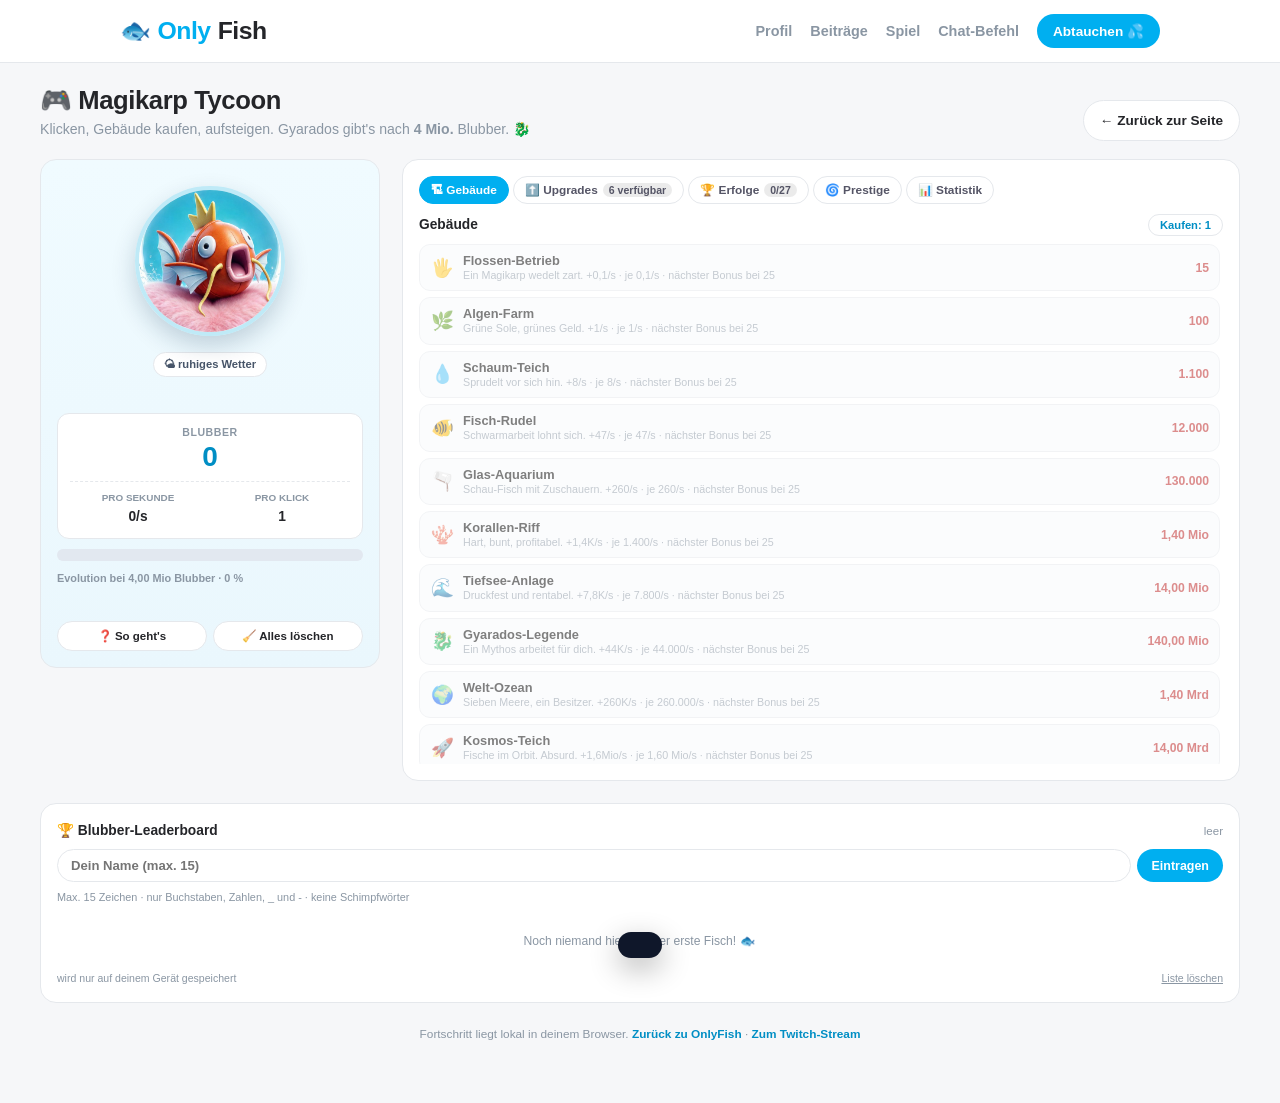
<file: spiel.html>
<!DOCTYPE html>
<html lang="de">
<head>
<meta charset="UTF-8" />
<meta name="viewport" content="width=device-width, initial-scale=1.0, viewport-fit=cover" />
<title>Magikarp Tycoon 🐟 – OnlyFish Clicker</title>
<meta name="description" content="Magikarp Tycoon – der Cookie-Clicker-Klon im OnlyFish-Gewand. 10 Gebäude, Meilensteine, Erfolge und Prestige. Klick dich zum Gyarados." />
<link rel="icon" type="image/png" href="assets/favicon.png" />
<meta property="og:title" content="Magikarp Tycoon 🐟" />
<meta property="og:description" content="Cookie-Clicker-Klon mit 10 Gebäuden, Meilensteinen und Prestige. Jetzt Blubber farmen." />
<meta property="og:image" content="assets/magikarp-hero.jpg" />
<meta property="og:type" content="website" />
<meta name="theme-color" content="#00aff0" />
<link rel="stylesheet" href="assets/style.css" />
<link rel="stylesheet" href="assets/spiel.css" />
</head>
<body class="game-page">

<header>
  <div class="nav-inner">
    <a class="logo" href="index.html"><span class="fish">🐟</span> Only<span>Fish</span></a>
    <nav class="nav-links">
      <a href="index.html#profil">Profil</a>
      <a href="index.html#beitraege">Beiträge</a>
      <a href="spiel.html" class="active">Spiel</a>
      <a href="index.html#befehl">Chat-Befehl</a>
      <button class="btn btn-primary btn-sm" onclick="location.href='index.html#abo'">Abtauchen 💦</button>
    </nav>
  </div>
</header>

<main class="game-shell">
  <div class="game-titlebar">
    <div>
      <h1>🎮 Magikarp Tycoon</h1>
      <p class="sub">Klicken, Gebäude kaufen, aufsteigen. Gyarados gibt's nach <strong>4 Mio.</strong> Blubber. 🐉</p>
    </div>
    <a class="btn btn-ghost btn-sm back-link" href="index.html">← Zurück zur Seite</a>
  </div>

  <div class="ty-game" id="tyGame">
      <!-- LINKS: Klickbereich -->
      <div class="ty-left">
        <div class="ty-fishwrap" id="tyFishWrap">
          <div class="ty-fish" id="tyFish" role="button" tabindex="0" aria-label="Magikarp fuettern">
            <img id="tyFishImg" src="assets/magikarp-avatar.jpg" alt="Magikarp" />
          </div>
        </div>

        <div class="ty-badges">
          <span class="ty-season" id="tySeason">🌤 ruhiges Wetter</span>
        </div>

        <div class="ty-buffs empty" id="tyBuffs"></div>

        <div class="ty-res">
          <div class="ty-res-main">
            <span>Blubber</span>
            <strong id="tyBank">0</strong>
          </div>
          <div class="ty-res-side">
            <div><span>pro Sekunde</span><b id="tyCps">0/s</b></div>
            <div><span>pro Klick</span><b id="tyPerClick">1</b></div>
          </div>
          <div class="ty-res-crit off" id="tyCritRow">
            <span>⚡ Kritische Welle</span><b id="tyCrit">0 %</b>
          </div>
        </div>

        <div class="ty-evo">
          <div class="ty-evo-bar"><div id="tyEvoFill"></div></div>
          <span id="tyEvoLabel">Evolution bei 4 Mio. Blubber · 0 %</span>
        </div>

        <p class="ty-msg" id="tyMsg"></p>

        <div class="ty-actions">
          <button class="btn btn-ghost btn-sm" type="button" id="tyHelpBtn">❓ So geht's</button>
          <button class="btn btn-ghost btn-sm" type="button" id="tyResetBtn">🧹 Alles löschen</button>
        </div>
      </div>

      <!-- RECHTS: Shop -->
      <div class="ty-right">
        <div class="ty-tabs" role="tablist">
          <button class="ty-tab active" data-tab="buildings" type="button" role="tab">🏗 Gebäude</button>
          <button class="ty-tab" data-tab="upgrades" type="button" role="tab">⬆️ Upgrades <span id="tyUpgCount">–</span></button>
          <button class="ty-tab" data-tab="achievements" type="button" role="tab">🏆 Erfolge <span id="tyAchCount">0/20</span></button>
          <button class="ty-tab" data-tab="prestige" type="button" role="tab">🌀 Prestige <span id="tyPrestBadge" class="ty-badge" hidden></span></button>
          <button class="ty-tab" data-tab="stats" type="button" role="tab">📊 Statistik</button>
        </div>

        <div class="ty-pane" id="tyPane-buildings">
          <div class="ty-pane-head">
            <strong>Gebäude</strong>
            <button class="ty-shopbtn" type="button" id="tyShopBtn">Kaufen: 1</button>
          </div>
          <div class="ty-list" id="tyBuildings"></div>
        </div>

        <div class="ty-pane hidden" id="tyPane-upgrades">
          <div class="ty-pane-head">
            <strong>Upgrades</strong>
            <span>einmalig, dauerhaft</span>
          </div>
          <div class="ty-list" id="tyUpgrades"></div>
        </div>

        <div class="ty-pane hidden" id="tyPane-achievements">
          <div class="ty-pane-head">
            <strong>Erfolge</strong>
            <span>jeder Erfolg gibt Produktionsbonus</span>
          </div>
          <div class="ty-achs" id="tyAchievements"></div>
        </div>

        <div class="ty-pane hidden" id="tyPane-prestige">
          <div class="ty-pane-head">
            <strong>Prestige-Baum</strong>
            <span>dauerhaft, überlebt jeden Aufstieg</span>
          </div>

          <div class="ty-core-top">
            <div class="ty-core-stat">
              <span>Prestige-Level</span>
              <b id="tyPrestLvl">0</b>
              <small>je +1 % Produktion, wird nie ausgegeben</small>
            </div>
            <div class="ty-core-stat">
              <span>Mega-Kerne</span>
              <b id="tyCores">0</b>
              <small>zum Ausgeben im Baum</small>
            </div>
          </div>

          <p class="ty-core-note" id="tyMegaNote">Ziel: MEGA GYARADOS</p>
          <div class="ty-cores" id="tyPrestige"></div>

          <div class="ty-ascend">
            <p id="tyAscendInfo">Prestige: steige auf für einen permanenten Bonus.</p>
            <button class="btn btn-primary btn-sm" type="button" id="tyAscendBtn">🌀 Aufsteigen</button>
            <span class="ty-asc-bonus">aktueller Bonus: <b id="tyAscBonus">+0 %</b></span>
          </div>
        </div>

        <div class="ty-pane hidden" id="tyPane-stats">
          <div class="ty-pane-head"><strong>Statistik</strong></div>
          <div class="ty-stats" id="tyStats"></div>
        </div>
      </div>
    </div>
  </div>

  <div class="lb-box">
    <div class="lb-title"><strong>🏆 Blubber-Leaderboard</strong><span id="lbCount">leer</span></div>
    <form class="lb-form" id="lbForm" autocomplete="off" onsubmit="submitScore(event)">
      <input class="lb-input" id="lbName" type="text" maxlength="15" placeholder="Dein Name (max. 15)"
             autocomplete="off" autocapitalize="off" spellcheck="false" aria-label="Name für das Leaderboard" />
      <button class="lb-submit" type="submit" id="lbSubmit">Eintragen</button>
    </form>
    <p class="lb-hint" id="lbHint">Max. 15 Zeichen · nur Buchstaben, Zahlen, _ und - · keine Schimpfwörter</p>
    <ol class="lb-list" id="lbList"></ol>
    <div class="lb-foot">
      <span>wird nur auf deinem Gerät gespeichert</span>
      <button class="lb-clear" type="button" onclick="clearLeaderboard()">Liste löschen</button>
    </div>
  </div>

  <p class="game-foot">
    Fortschritt liegt lokal in deinem Browser. <a href="index.html">Zurück zu OnlyFish</a> · <a href="https://www.twitch.tv/dombledore1337" target="_blank" rel="noopener">Zum Twitch-Stream</a>
  </p>
</main>

<div id="toast"></div>
<div id="tyToast" role="status" aria-live="polite"></div>

<!-- Modal (wird fuer die Spiel-Hilfe gebraucht) -->
<div id="modalBackdrop" class="modal-backdrop" onclick="closeModalOnBg(event)">
  <div class="modal" id="modalBox">
    <div class="modal-emoji" id="modalEmoji">🎣</div>
    <h2 id="modalTitle">Hinweis</h2>
    <p id="modalText"></p>
    <div class="modal-actions">
      <a href="https://www.twitch.tv/dombledore1337" target="_blank" rel="noopener" class="btn btn-twitch" id="twitchLink">🟣 Zum Twitch-Stream</a>
      <button class="btn-close" onclick="closeModal()">Schließen</button>
    </div>
  </div>
</div>

<script src="assets/spiel.js"></script>
<script src="assets/tycoon.js"></script>
</body>
</html>
</file>
<file: assets/style.css>
:root{
    --primary:#00aff0; --primary-dark:#008ec4; --primary-light:#e0f7fa;
    --bg:#f6f7f9; --card:#ffffff; --text:#242529; --muted:#8a96a3; --border:#e5e8ec;
    --twitch:#9146ff; --pink:#ff4d8d; --gold:#ffb800; --green:#16a34a;
    --deep:#062a4a; --sea:#0077b6; --aqua:#00b4d8;
    --radius:16px; --shadow:0 8px 30px rgba(2,44,74,.12);
  }
  *{box-sizing:border-box;margin:0;padding:0;font-family:-apple-system,BlinkMacSystemFont,"Segoe UI",Roboto,Helvetica,Arial,sans-serif}
  html{scroll-behavior:smooth}
  body{background:var(--bg);color:var(--text);line-height:1.55;overflow-x:hidden}
  a{color:inherit}
  button{font-family:inherit}

  /* ---------- HEADER ---------- */
  header{background:rgba(255,255,255,.92);backdrop-filter:blur(10px);border-bottom:1px solid var(--border);position:sticky;top:0;z-index:50}
  .nav-inner{max-width:1080px;margin:0 auto;padding:12px 20px;display:flex;justify-content:space-between;align-items:center;gap:12px}
  .logo{font-size:1.55rem;font-weight:900;color:var(--primary);letter-spacing:-.5px;display:flex;align-items:center;gap:7px;text-decoration:none}
  .logo span{color:var(--text)}
  .logo .fish{animation:swim 2.4s ease-in-out infinite;display:inline-block}
  @keyframes swim{0%,100%{transform:translateY(0) rotate(-4deg)}50%{transform:translateY(-4px) rotate(4deg)}}
  .nav-links{display:flex;gap:18px;align-items:center;font-size:.9rem;font-weight:600;color:var(--muted)}
  .nav-links a{text-decoration:none}
  .nav-links a:hover{color:var(--primary)}
  .badge-18{background:#ff4757;color:#fff;font-size:.7rem;font-weight:800;padding:3px 9px;border-radius:999px;white-space:nowrap}
  .btn{display:inline-flex;align-items:center;justify-content:center;gap:8px;border:none;border-radius:999px;padding:12px 22px;font-weight:800;font-size:.92rem;cursor:pointer;text-decoration:none;transition:.18s}
  .btn-primary{background:var(--primary);color:#fff}
  .btn-primary:hover{background:var(--primary-dark);transform:translateY(-1px)}
  .btn-twitch{background:var(--twitch);color:#fff}
  .btn-twitch:hover{background:#772ce8;transform:translateY(-1px)}
  .btn-ghost{background:#fff;border:1.5px solid var(--border);color:var(--text)}
  .btn-ghost:hover{border-color:var(--primary);color:var(--primary)}
  .btn-sm{padding:9px 16px;font-size:.85rem}
  @media(max-width:760px){.nav-links a{display:none}.nav-links .btn{padding:9px 14px;font-size:.82rem}}

  /* ---------- HERO ---------- */
  .hero{position:relative;background:linear-gradient(160deg,#023e8a 0%,#0077b6 45%,#00b4d8 100%);color:#fff;overflow:hidden}
  .hero-inner{max-width:1080px;margin:0 auto;padding:56px 20px 64px;display:grid;grid-template-columns:1.15fr .85fr;gap:36px;align-items:center;position:relative;z-index:2}
  @media(max-width:820px){.hero-inner{grid-template-columns:1fr;padding:36px 20px 48px}}
  .live-pill{display:inline-flex;align-items:center;gap:7px;background:rgba(255,255,255,.16);border:1px solid rgba(255,255,255,.35);padding:6px 14px;border-radius:999px;font-size:.8rem;font-weight:700;margin-bottom:16px}
  .live-dot{width:9px;height:9px;border-radius:50%;background:#ff4757;box-shadow:0 0 0 0 rgba(255,71,87,.6);animation:pulse 1.6s infinite}
  @keyframes pulse{70%{box-shadow:0 0 0 8px rgba(255,71,87,0)}100%{box-shadow:0 0 0 0 rgba(255,71,87,0)}}
  .hero h1{font-size:clamp(2rem,5vw,3.4rem);line-height:1.08;letter-spacing:-1px;margin-bottom:14px}
  .hero h1 em{font-style:normal;color:#90e0ef}
  .hero p{font-size:1.05rem;opacity:.92;max-width:520px;margin-bottom:22px}
  .hero-ctas{display:flex;gap:12px;flex-wrap:wrap;margin-bottom:18px}
  .hero-note{font-size:.82rem;opacity:.75}
  .hero-art{position:relative;display:flex;justify-content:center}
  .hero-art img{width:100%;max-width:380px;border-radius:28px;box-shadow:0 24px 60px rgba(0,0,0,.35);border:4px solid rgba(255,255,255,.25);animation:bob 4s ease-in-out infinite}
  @keyframes bob{0%,100%{transform:translateY(0) rotate(-1deg)}50%{transform:translateY(-12px) rotate(1deg)}}
  .hero-badge{position:absolute;bottom:14px;left:50%;transform:translateX(-50%);background:rgba(0,0,0,.55);backdrop-filter:blur(6px);padding:8px 16px;border-radius:999px;font-size:.8rem;font-weight:700;white-space:nowrap}
  .wave{position:absolute;bottom:-2px;left:0;width:100%;display:block}
  .bubble{position:absolute;border-radius:50%;background:radial-gradient(circle at 30% 30%,rgba(255,255,255,.9),rgba(255,255,255,.15));border:1px solid rgba(255,255,255,.4);animation:rise linear infinite;pointer-events:none}
  @keyframes rise{from{transform:translateY(20px);opacity:0}15%{opacity:.9}to{transform:translateY(-560px);opacity:0}}

  /* ---------- LAYOUT ---------- */
  .layout{max-width:1080px;margin:-28px auto 60px;padding:0 20px;display:grid;grid-template-columns:1fr 340px;gap:22px;position:relative;z-index:3;align-items:start}
  @media(max-width:920px){.layout{grid-template-columns:1fr;margin-top:18px}}
  .card{background:var(--card);border:1px solid var(--border);border-radius:var(--radius);box-shadow:var(--shadow)}
  .sidebar{position:sticky;top:76px;display:flex;flex-direction:column;gap:18px}
  @media(max-width:920px){.sidebar{position:static}}

  /* ---------- PROFILE ---------- */
  .profile-card{overflow:hidden}
  .profile-banner{height:150px;background:linear-gradient(135deg,#0077b6,#00b4d8 55%,#90e0ef);position:relative;display:flex;align-items:center;justify-content:center;color:#fff;font-weight:800;font-size:1.05rem;text-align:center;padding:16px}
  .profile-banner::after{content:"🫧 🐟 🫧 🐠 🫧 🐡 🫧";position:absolute;bottom:10px;font-size:1.2rem;opacity:.8}
  .profile-body{padding:0 22px 22px}
  .avatar-row{display:flex;justify-content:space-between;align-items:flex-end;margin-top:-52px;margin-bottom:12px;position:relative;z-index:2}
  .avatar{width:104px;height:104px;border-radius:50%;border:5px solid #fff;overflow:hidden;background:var(--primary-light);box-shadow:0 6px 18px rgba(0,0,0,.15)}
  .avatar img{width:100%;height:100%;object-fit:cover;display:block}
  .status-pill{background:#e8f8f0;color:var(--green);font-size:.8rem;font-weight:700;padding:6px 13px;border-radius:999px;border:1px solid #bbf7d0}
  .profile-name{font-size:1.45rem;font-weight:900;display:flex;align-items:center;gap:7px;flex-wrap:wrap}
  .verified{background:var(--primary);color:#fff;font-size:.72rem;width:20px;height:20px;border-radius:50%;display:inline-flex;align-items:center;justify-content:center;font-weight:900}
  .handle{color:var(--muted);font-size:.92rem;margin-bottom:10px}
  .bio{font-size:.96rem;margin-bottom:14px}
  .stats{display:flex;gap:20px;flex-wrap:wrap;font-size:.88rem;color:var(--muted);margin-bottom:18px}
  .stats strong{color:var(--text)}
  .profile-actions{display:flex;gap:10px;flex-wrap:wrap}
  .profile-actions .btn{flex:1;min-width:140px}

  /* ---------- TABS ---------- */
  .tabs{display:flex;border-bottom:1px solid var(--border);margin-top:18px}
  .tab{flex:1;text-align:center;padding:14px 8px;font-weight:800;font-size:.86rem;color:var(--muted);cursor:pointer;border-bottom:3px solid transparent;background:none;border-top:none;border-left:none;border-right:none}
  .tab.active{color:var(--text);border-bottom-color:var(--primary)}

  /* ---------- POSTS ---------- */
  .post{padding:20px 22px;border-bottom:1px solid var(--border)}
  .post:last-child{border-bottom:none}
  .post-header{display:flex;align-items:center;gap:11px;margin-bottom:10px}
  .post-avatar{width:42px;height:42px;border-radius:50%;background:var(--primary-light);display:flex;align-items:center;justify-content:center;font-size:1.4rem;overflow:hidden;flex-shrink:0}
  .post-avatar img{width:100%;height:100%;object-fit:cover}
  .post-meta{font-size:.92rem}
  .post-meta .time{display:block;font-size:.78rem;color:var(--muted)}
  .post-tag{margin-left:auto;background:#fff3cd;color:#856404;font-size:.72rem;font-weight:800;padding:4px 10px;border-radius:999px}
  .post-caption{margin-bottom:12px;font-size:.96rem}
  .locked-media{position:relative;height:250px;border-radius:14px;overflow:hidden;background:linear-gradient(135deg,#023e8a,#0096c7,#48cae4);display:flex;align-items:center;justify-content:center;cursor:pointer}
  .locked-media .big-emoji{position:absolute;font-size:8rem;filter:blur(16px);opacity:.9;user-select:none}
  .lock-overlay{position:relative;z-index:2;background:rgba(0,0,0,.48);backdrop-filter:blur(4px);padding:18px 24px;border-radius:16px;border:1px solid rgba(255,255,255,.28);text-align:center;color:#fff;max-width:85%}
  .lock-overlay .lock-icon{font-size:1.9rem;margin-bottom:6px}
  .lock-overlay p{font-size:.9rem;font-weight:700;margin-bottom:12px}
  .btn-unlock{background:var(--primary);color:#fff;border:none;padding:9px 18px;border-radius:999px;font-size:.85rem;font-weight:800;cursor:pointer}
  .post-actions{display:flex;gap:8px;margin-top:14px;flex-wrap:wrap}
  .action-btn{background:#f1f5f9;border:1px solid var(--border);border-radius:999px;padding:7px 14px;font-size:.84rem;font-weight:700;cursor:pointer;display:inline-flex;gap:6px;align-items:center;transition:.15s}
  .action-btn:hover{border-color:var(--primary);color:var(--primary)}
  .action-btn.liked{background:#ffeef5;border-color:#ffc2d6;color:#e0245e}
  .free-media{height:250px;border-radius:14px;background:linear-gradient(135deg,#ff9a3d,#ff6b6b);display:flex;flex-direction:column;align-items:center;justify-content:center;color:#fff;text-align:center;padding:20px}
  .free-media .big{font-size:4.5rem;margin-bottom:8px}
  .free-media p{font-weight:800}
  .post-image{width:100%;border-radius:14px;display:block;border:1px solid var(--border);cursor:zoom-in;transition:transform .2s}
  .post-image:hover{transform:scale(1.01)}

  /* ---------- LIVE STATUS ---------- */
  .live-dot.off{background:#94a3b8;animation:none;box-shadow:none}
  .live-dot.wait{background:#ffb800}
  .live-card-top{display:flex;align-items:center;gap:9px;font-size:.9rem}
  .live-card-top .live-dot{width:10px;height:10px;flex-shrink:0}
  .live-card-top.is-live strong{color:#e11d48}
  .live-details{margin:10px 0 0}
  .live-row{display:flex;justify-content:space-between;gap:12px;font-size:.83rem;padding:7px 0;border-bottom:1px dashed var(--border)}
  .live-row:last-child{border-bottom:none}
  .live-row span{color:var(--muted);flex-shrink:0}
  .live-row strong{text-align:right;overflow-wrap:anywhere}
  .live-title{font-size:.83rem;font-style:italic;color:#444;margin:10px 0 0;padding-left:10px;border-left:3px solid var(--pink);line-height:1.45}
  .live-next{font-size:.8rem;color:var(--muted);margin-top:12px}
  .live-actions{display:flex;gap:8px;flex-wrap:wrap;margin-top:12px}
  .live-actions .btn{flex:1;justify-content:center;text-align:center}
  .live-meta{display:flex;align-items:center;justify-content:space-between;gap:8px;font-size:.72rem;color:var(--muted);margin-top:10px}
  .live-refresh{background:none;border:0;cursor:pointer;font-size:.95rem;padding:2px 4px;border-radius:6px;line-height:1;color:var(--muted)}
  .live-refresh:hover{background:var(--primary-light)}
  .spin{animation:spin 1s linear infinite;display:inline-block}
  @keyframes spin{to{transform:rotate(360deg)}}
  #liveEmbedWrap{margin-top:12px}
  #liveEmbedWrap iframe{width:100%;aspect-ratio:16/9;border:0;border-radius:12px;display:block;background:#000}

  /* ---------- SIDEBAR BOXES ---------- */
  .side-box{padding:20px}
  .side-box h3{font-size:1rem;font-weight:900;margin-bottom:4px}
  .side-box .sub{font-size:.83rem;color:var(--muted);margin-bottom:14px}
  .tier{border:1.5px solid var(--border);border-radius:14px;padding:14px;margin-bottom:12px;cursor:pointer;transition:.15s;position:relative}
  .tier:hover{border-color:var(--primary);transform:translateY(-1px)}
  .tier.vip{border-color:var(--gold);background:linear-gradient(180deg,#fffaf0,#fff)}
  .tier-top{display:flex;justify-content:space-between;align-items:center;margin-bottom:6px}
  .tier-name{font-weight:900;font-size:.95rem}
  .tier-price{font-weight:900;color:var(--primary)}
  .tier ul{list-style:none;font-size:.83rem;color:var(--muted)}
  .tier li{padding:2px 0}
  .tier li::before{content:"✓ ";color:var(--green);font-weight:900}
  .vip-badge{background:var(--gold);color:#000;font-size:.68rem;font-weight:900;padding:3px 9px;border-radius:999px}
  .cmd-box{background:#0f172a;color:#e2e8f0;border-radius:14px;padding:16px;margin-bottom:12px}
  .cmd-box code{display:block;background:#1e293b;border:1px solid #334155;border-radius:10px;padding:11px 13px;font-size:1.05rem;font-weight:800;color:#7dd3fc;margin:10px 0;word-break:break-all}
  .cmd-box p{font-size:.83rem;color:#94a3b8}
  .copy-btn{width:100%;background:var(--primary);color:#fff;border:none;border-radius:999px;padding:11px;font-weight:800;cursor:pointer;font-size:.9rem}
  .copy-btn:hover{background:var(--primary-dark)}
  .fan-row{display:flex;align-items:center;gap:10px;padding:9px 0;border-bottom:1px solid var(--border);font-size:.88rem}
  .fan-row:last-child{border-bottom:none}
  .fan-rank{width:26px;height:26px;border-radius:50%;background:#f1f5f9;display:flex;align-items:center;justify-content:center;font-weight:900;font-size:.78rem;flex-shrink:0}
  .fan-row:nth-child(1) .fan-rank{background:var(--gold)}
  .fan-row:nth-child(2) .fan-rank{background:#e2e8f0}
  .fan-row:nth-child(3) .fan-rank{background:#fed7aa}
  .fan-name{font-weight:800}
  .fan-fish{margin-left:auto;color:var(--muted);font-size:.8rem}

  /* ---------- GAME / TYCOON ---------- */
  .game-wrap{position:relative}
  .game-fish{text-align:center;cursor:pointer;user-select:none;transition:transform .07s;line-height:1;padding:6px 0 2px;-webkit-tap-highlight-color:transparent}
  .game-fish img{width:118px;height:118px;border-radius:50%;object-fit:cover;display:inline-block;vertical-align:middle;border:4px solid var(--primary-light);box-shadow:0 8px 22px rgba(2,44,74,.22);pointer-events:none;transition:border-color .3s,box-shadow .3s}
  .game-fish:active{transform:scale(1.13) rotate(-4deg)}
  .game-fish.evolved img{border-color:#ffd166;box-shadow:0 0 0 6px rgba(255,209,102,.35),0 10px 26px rgba(2,44,74,.3)}
  .float-num{position:fixed;pointer-events:none;font-weight:900;font-size:1rem;color:var(--primary-dark);animation:floatUp .9s ease-out forwards;z-index:150}
  @keyframes floatUp{from{transform:translateY(0);opacity:1}to{transform:translateY(-46px);opacity:0}}
  .game-badges{display:flex;gap:6px;justify-content:center;flex-wrap:wrap;margin-top:8px;min-height:22px}
  .gb{font-size:.7rem;font-weight:800;padding:3px 9px;border-radius:999px;background:#eef2f7;color:#475569}
  .gb.hot{background:#fff1f2;color:#e11d48}
  .game-res{display:grid;grid-template-columns:1fr 1fr;gap:8px;margin-top:10px}
  .res-cell{background:#f8fafc;border:1px solid var(--border);border-radius:10px;padding:8px 10px;text-align:center}
  .res-cell span{display:block;font-size:.68rem;color:var(--muted);font-weight:700;text-transform:uppercase;letter-spacing:.03em}
  .res-cell strong{font-size:1.05rem}
  .evo-wrap{background:#f1f5f9;border-radius:999px;height:16px;overflow:hidden;margin:12px 0 6px}
  .evo-fill{height:100%;width:0%;background:linear-gradient(90deg,#ff9a3d,#ff6b6b);border-radius:999px;transition:width .25s}
  .evo-fill.done{background:linear-gradient(90deg,#ffd166,#48cae4)}
  .evo-labels{display:flex;justify-content:space-between;gap:6px;font-size:.72rem;color:var(--muted);font-weight:700;align-items:center}
  .upg-list{margin-top:14px;border-top:1px solid var(--border);padding-top:12px}
  .upg-head{display:flex;justify-content:space-between;align-items:baseline;margin-bottom:8px;gap:8px}
  .upg-head strong{font-size:.86rem}
  .upg-head span{font-size:.72rem;color:var(--muted)}
  .upg{display:flex;align-items:center;gap:9px;border:1.5px solid var(--border);border-radius:12px;padding:9px 10px;margin-bottom:7px;background:#fff;transition:.15s;cursor:pointer;text-align:left;width:100%;font-family:inherit}
  .upg:hover:not(:disabled){border-color:var(--primary);transform:translateY(-1px)}
  .upg:disabled{opacity:.55;cursor:not-allowed;background:#f8fafc}
  .upg-icon{font-size:1.15rem;width:26px;text-align:center;flex-shrink:0}
  .upg-body{flex:1;min-width:0}
  .upg-name{font-weight:800;font-size:.82rem;display:flex;align-items:center;gap:6px;flex-wrap:wrap}
  .upg-lvl{background:var(--primary-light);color:var(--primary-dark);font-size:.64rem;padding:1px 6px;border-radius:999px;font-weight:900}
  .upg-desc{font-size:.71rem;color:var(--muted);line-height:1.3;display:block}
  .upg-cost{font-weight:900;font-size:.78rem;color:#b8860b;white-space:nowrap;flex-shrink:0}
  .upg-cost.maxed{color:var(--muted);font-size:.66rem}
  .game-msg{text-align:center;font-size:.83rem;color:var(--muted);min-height:1.4em;margin-top:10px;font-weight:600}
  .game-actions{display:flex;gap:7px;margin-top:10px}
  .game-actions .btn{flex:1;justify-content:center;font-size:.76rem;padding:8px 6px}


  /* ---------- TYCOON (Cookie-Clicker-Stil) ---------- */
  .ty-head h3{font-size:1.1rem;font-weight:900;margin-bottom:4px}
  .ty-head .sub{font-size:.84rem;color:var(--muted);margin-bottom:14px}
  .ty-game{display:grid;grid-template-columns:272px 1fr;gap:18px;align-items:start}
  @media(max-width:880px){.ty-game{grid-template-columns:1fr}}

  .ty-left{background:linear-gradient(180deg,#f0fbff,#eaf7fd);border:1px solid var(--border);border-radius:14px;padding:14px;text-align:center}
  .ty-fishwrap{position:relative;min-height:150px;display:flex;align-items:center;justify-content:center}
  .ty-fish{cursor:pointer;user-select:none;transition:transform .07s;-webkit-tap-highlight-color:transparent;line-height:0;outline:none}
  .ty-fish img{width:132px;height:132px;border-radius:50%;object-fit:cover;border:4px solid #bfeaf7;box-shadow:0 10px 24px rgba(2,44,74,.2);pointer-events:none;transition:border-color .3s,box-shadow .3s}
  .ty-fish:active{transform:scale(1.1) rotate(-3deg)}
  .ty-fish:focus-visible img{border-color:var(--primary)}
  .ty-fish.evolved img{border-color:#ffd166;box-shadow:0 0 0 6px rgba(255,209,102,.35),0 10px 26px rgba(2,44,74,.28)}
  /* Mega Gyarados: rot-goldener Puls, damit der Endgame-Zustand auffaellt */
  .ty-fish.mega img{border-color:#ff5a5a;box-shadow:0 0 0 6px rgba(255,90,90,.35),0 10px 30px rgba(120,0,0,.35);
    animation:tyMegaPulse 2.4s ease-in-out infinite}
  @keyframes tyMegaPulse{
    0%,100%{box-shadow:0 0 0 6px rgba(255,90,90,.32),0 10px 30px rgba(120,0,0,.35)}
    50%{box-shadow:0 0 0 12px rgba(255,90,90,.16),0 10px 38px rgba(120,0,0,.45)}
  }
  @media (prefers-reduced-motion: reduce){ .ty-fish.mega img{animation:none} }
  .ty-float{position:absolute;pointer-events:none;font-weight:900;font-size:.95rem;color:var(--primary-dark);animation:tyFloat .9s ease-out forwards;z-index:5}
  .ty-float.crit{color:#e11d48;font-size:1.25rem;text-shadow:0 2px 6px rgba(255,255,255,.9)}
  @keyframes tyFloat{from{transform:translate(-50%,0);opacity:1}to{transform:translate(-50%,-52px);opacity:0}}

  .ty-badges{display:flex;justify-content:center;flex-wrap:wrap;gap:6px;margin:6px 0}
  .ty-season{font-size:.7rem;font-weight:800;background:#fff;border:1px solid var(--border);border-radius:999px;padding:3px 10px;color:#475569}
  .ty-buffs{display:flex;flex-wrap:wrap;gap:5px;justify-content:center;min-height:24px;margin-bottom:6px}
  .ty-buffs.empty{visibility:hidden}
  .ty-buff{font-size:.68rem;font-weight:900;background:#fff1f2;color:#e11d48;border-radius:999px;padding:3px 9px;border:1px solid #fecdd3;animation:tyPulse 1s infinite alternate}
  @keyframes tyPulse{from{opacity:.75}to{opacity:1}}

  .ty-res{background:#fff;border:1px solid var(--border);border-radius:12px;padding:10px 12px;margin-top:4px}
  .ty-res-main span{display:block;font-size:.66rem;text-transform:uppercase;letter-spacing:.05em;color:var(--muted);font-weight:800}
  .ty-res-main strong{display:block;font-size:1.5rem;font-weight:900;color:var(--primary-dark);line-height:1.15}
  .ty-res-side{display:grid;grid-template-columns:1fr 1fr;gap:8px;margin-top:8px;padding-top:8px;border-top:1px dashed var(--border)}
  .ty-res-side div{display:flex;flex-direction:column;gap:1px}
  .ty-res-side span{font-size:.62rem;color:var(--muted);font-weight:700;text-transform:uppercase}
  .ty-res-side b{font-size:.86rem;font-weight:900}
  .ty-res-crit{display:flex;justify-content:space-between;align-items:center;gap:8px;margin-top:8px;padding-top:8px;border-top:1px dashed var(--border);font-size:.66rem}
  .ty-res-crit span{color:var(--muted);font-weight:800;text-transform:uppercase;letter-spacing:.03em}
  .ty-res-crit b{font-size:.82rem;font-weight:900;color:#e11d48}
  .ty-res-crit.off{display:none}

  /* Verkaufen-Knopf in der Gebaeude-Zeile */
  .ty-bld-sell{flex-shrink:0;width:26px;height:26px;border-radius:8px;border:1.5px solid var(--border);background:#fff;cursor:pointer;font-size:.78rem;line-height:1;padding:0;margin-left:2px;opacity:0;transition:opacity .15s,border-color .15s,background .15s}
  .ty-bld.owned .ty-bld-sell{opacity:1}
  .ty-bld-sell:hover{border-color:#e11d48;background:#fff1f2}
  .ty-bld-sell[hidden]{display:none}

  /* Erfolgs-Fortschritt im Erfolgs-Kaestchen */
  .ty-ach-prog{font-size:.55rem;font-weight:800;color:#94a3b8;line-height:1.1;margin-top:1px}
  .ty-ach.tracked{background:#f8fafc;border-style:dashed}

  .ty-evo{margin-top:10px;text-align:left}
  .ty-evo-bar{height:12px;background:#e2e8f0;border-radius:999px;overflow:hidden;margin-bottom:4px}
  .ty-evo-bar>div{height:100%;width:0;background:linear-gradient(90deg,#ff9a3d,#ff6b6b);border-radius:999px;transition:width .3s}
  .ty-evo span{font-size:.68rem;color:var(--muted);font-weight:700}

  .ty-msg{font-size:.76rem;font-weight:800;color:var(--primary-dark);min-height:1.3em;margin:8px 0 0;opacity:0;transition:opacity .2s}
  .ty-msg.on{opacity:1}

  .ty-actions{display:flex;gap:6px;margin-top:8px}
  .ty-actions .btn{flex:1;justify-content:center;font-size:.72rem;padding:7px 4px}

  .ty-right{min-width:0}
  .ty-tabs{display:flex;gap:4px;flex-wrap:wrap;margin-bottom:10px}
  .ty-tab{border:1.5px solid var(--border);background:#fff;border-radius:999px;padding:6px 11px;font-size:.74rem;font-weight:800;color:#556;cursor:pointer;font-family:inherit;display:flex;align-items:center;gap:5px;transition:.15s}
  .ty-tab:hover{border-color:var(--primary)}
  .ty-tab.active{background:var(--primary);border-color:var(--primary);color:#fff}
  .ty-tab span{font-size:.66rem;background:rgba(0,0,0,.08);border-radius:999px;padding:1px 6px;font-weight:900}
  .ty-tab.active span{background:rgba(255,255,255,.25)}
  .ty-pane.hidden{display:none}
  .ty-pane-head{display:flex;justify-content:space-between;align-items:center;gap:8px;margin-bottom:8px}
  .ty-pane-head strong{font-size:.86rem}
  .ty-pane-head>span{font-size:.68rem;color:var(--muted)}
  .ty-shopbtn{border:1.5px solid var(--border);background:#fff;border-radius:999px;padding:4px 11px;font-size:.7rem;font-weight:900;color:var(--primary-dark);cursor:pointer;font-family:inherit}
  .ty-shopbtn:hover{border-color:var(--primary)}
  .ty-list{max-height:380px;overflow-y:auto;padding-right:3px}

  .ty-bld{display:flex;align-items:center;gap:9px;width:100%;text-align:left;border:1.5px solid var(--border);background:#fff;border-radius:11px;padding:8px 10px;margin-bottom:6px;cursor:pointer;font-family:inherit;transition:.13s}
  .ty-bld:hover.locked{cursor:not-allowed}
  .ty-bld:hover:not(.locked){border-color:var(--primary);transform:translateY(-1px)}
  .ty-bld.locked{opacity:.5;background:#f8fafc}
  .ty-bld-icon{font-size:1.15rem;width:24px;text-align:center;flex-shrink:0}
  .ty-bld-body{flex:1;min-width:0;display:flex;flex-direction:column;gap:1px}
  .ty-bld-body strong{font-size:.8rem;font-weight:800}
  .ty-bld-body small{font-size:.67rem;color:var(--muted);line-height:1.25}
  .ty-bld-right{display:flex;flex-direction:column;align-items:flex-end;gap:1px;flex-shrink:0}
  .ty-bld-cost{font-size:.76rem;font-weight:900;color:#b8860b}
  .ty-bld-cost.tooMuch{color:#b91c1c}
  .ty-bld-count{font-size:.64rem;font-weight:900;color:#fff;background:#94a3b8;border-radius:999px;padding:0 7px;min-width:16px;text-align:center}
  .ty-bld-count.empty{display:none}
  .ty-bld:hover:not(.locked) .ty-bld-count{background:var(--primary)}

  .ty-upg{display:flex;align-items:center;gap:9px;width:100%;text-align:left;border:1.5px solid #fde68a;background:linear-gradient(180deg,#fffdf5,#fff);border-radius:11px;padding:8px 10px;margin-bottom:6px;cursor:pointer;font-family:inherit;transition:.13s}
  .ty-upg:hover:not(.locked){border-color:var(--gold);transform:translateY(-1px)}
  .ty-upg.locked{opacity:.55;cursor:not-allowed;background:#f8fafc;border-color:var(--border)}
  .ty-upg-icon{font-size:1.15rem;width:24px;text-align:center;flex-shrink:0}
  .ty-upg-body{flex:1;min-width:0;display:flex;flex-direction:column;gap:1px}
  .ty-upg-body strong{font-size:.8rem;font-weight:800}
  .ty-upg-body small{font-size:.67rem;color:var(--muted)}
  .ty-upg-cost{font-size:.76rem;font-weight:900;color:#b8860b;white-space:nowrap;flex-shrink:0}
  .ty-empty{font-size:.75rem;color:var(--muted);text-align:center;padding:16px 6px;line-height:1.4}

  .ty-achs{display:grid;grid-template-columns:repeat(auto-fill,minmax(88px,1fr));gap:6px;max-height:380px;overflow-y:auto}
  .ty-ach{display:flex;flex-direction:column;align-items:center;gap:2px;padding:7px 4px;border:1px solid var(--border);border-radius:10px;background:#f8fafc;text-align:center}
  .ty-ach.got{background:#fffbeb;border-color:#fde68a;box-shadow:0 1px 6px rgba(255,184,0,.2)}
  .ty-ach-icon{font-size:1.15rem;filter:grayscale(1);opacity:.5}
  .ty-ach.got .ty-ach-icon{filter:none;opacity:1}
  .ty-ach-name{font-size:.6rem;font-weight:800;color:var(--muted);line-height:1.15}
  .ty-ach.got .ty-ach-name{color:var(--text)}

  .ty-stats{display:flex;flex-direction:column;gap:2px;max-height:250px;overflow-y:auto}
  .ty-stat{display:flex;justify-content:space-between;gap:10px;font-size:.76rem;padding:4px 6px;border-radius:6px}
  .ty-stat:nth-child(odd){background:#f8fafc}
  .ty-stat span{color:var(--muted)}
  .ty-stat b{font-weight:900}
  .ty-ascend{margin-top:12px;padding-top:10px;border-top:1px dashed var(--border);display:flex;flex-direction:column;gap:7px;align-items:flex-start}
  .ty-ascend p{font-size:.71rem;color:var(--muted);line-height:1.4}
  .ty-asc-bonus{font-size:.7rem;color:var(--muted)}
  .ty-asc-bonus b{color:var(--primary-dark);font-weight:900}

  .ty-golden{position:fixed;z-index:400;width:56px;height:56px;border-radius:50%;border:none;cursor:pointer;
    background:radial-gradient(circle at 32% 28%,#fff6c4,#ffd166 45%,#e8a800 100%);
    box-shadow:0 0 0 4px rgba(255,209,102,.45),0 8px 22px rgba(180,120,0,.45);
    font-size:1.6rem;line-height:56px;text-align:center;padding:0;animation:tyBob 1.6s ease-in-out infinite}
  .ty-golden:hover{transform:scale(1.12)}
  @keyframes tyBob{0%,100%{transform:translateY(0) rotate(-4deg)}50%{transform:translateY(-9px) rotate(4deg)}}

  #tyToast{position:fixed;left:50%;bottom:26px;transform:translate(-50%,20px);background:rgba(6,42,74,.96);color:#fff;
    padding:11px 20px;border-radius:999px;font-size:.82rem;font-weight:800;z-index:500;opacity:0;pointer-events:none;
    transition:opacity .25s,transform .25s;max-width:90vw;text-align:center;box-shadow:0 10px 30px rgba(2,44,74,.35)}
  #tyToast.show{opacity:1;transform:translate(-50%,0)}

  /* ---------- LEADERBOARD ---------- */
  .lb-box{margin-top:14px;border-top:1px solid var(--border);padding-top:12px}
  .lb-title{display:flex;justify-content:space-between;align-items:baseline;margin-bottom:8px;gap:8px}
  .lb-title strong{font-size:.86rem}
  .lb-title span{font-size:.72rem;color:var(--muted)}
  .lb-form{display:flex;gap:6px;margin-bottom:8px}
  .lb-input{flex:1;min-width:0;border:1.5px solid var(--border);border-radius:999px;padding:8px 13px;font-size:.82rem;font-family:inherit;font-weight:700;color:var(--text);background:#fff;outline:none;transition:border-color .15s}
  .lb-input:focus{border-color:var(--primary)}
  .lb-input.bad{border-color:#e11d48;animation:shake .35s}
  .lb-submit{border:none;background:var(--primary);color:#fff;font-weight:900;font-size:.78rem;border-radius:999px;padding:8px 14px;cursor:pointer;white-space:nowrap;font-family:inherit}
  .lb-submit:hover:not(:disabled){background:var(--primary-dark)}
  .lb-submit:disabled{opacity:.5;cursor:not-allowed}
  .lb-hint{font-size:.68rem;color:var(--muted);margin-bottom:9px;line-height:1.35;min-height:1.9em}
  .lb-list{list-style:none;display:flex;flex-direction:column;gap:3px;max-height:206px;overflow-y:auto;padding-right:2px}
  .lb-item{display:flex;align-items:center;gap:8px;padding:6px 8px;border-radius:9px;font-size:.8rem}
  .lb-item:nth-child(odd){background:#f8fafc}
  .lb-item.me{background:var(--primary-light);outline:1.5px solid var(--primary)}
  .lb-pos{font-weight:900;font-size:.72rem;width:20px;flex-shrink:0;color:var(--muted);text-align:center}
  .lb-item:nth-child(1) .lb-pos{color:#b45309}
  .lb-item:nth-child(2) .lb-pos{color:#64748b}
  .lb-item:nth-child(3) .lb-pos{color:#c2410c}
  .lb-name{flex:1;min-width:0;font-weight:800;overflow:hidden;text-overflow:ellipsis;white-space:nowrap}
  .lb-score{font-weight:900;font-size:.76rem;color:var(--primary-dark);white-space:nowrap}
  .lb-empty{font-size:.76rem;color:var(--muted);text-align:center;padding:12px 4px}
  .lb-foot{display:flex;justify-content:space-between;align-items:center;margin-top:7px;font-size:.66rem;color:var(--muted);gap:8px}
  .lb-clear{background:none;border:none;color:var(--muted);font-size:.66rem;cursor:pointer;text-decoration:underline;font-family:inherit;padding:0}

  /* ---------- DM ---------- */
  .dm-window{border:1px solid var(--border);border-radius:14px;overflow:hidden}
  .dm-head{background:var(--primary-light);padding:10px 14px;font-weight:800;font-size:.88rem;display:flex;align-items:center;gap:8px}
  .dm-body{padding:14px;display:flex;flex-direction:column;gap:9px;min-height:170px;max-height:240px;overflow-y:auto;background:#fbfdff}
  .bubble-msg{max-width:82%;padding:9px 13px;border-radius:16px;font-size:.88rem;line-height:1.4}
  .bubble-msg.them{background:#eef2f7;border-bottom-left-radius:4px;align-self:flex-start}
  .bubble-msg.me{background:var(--primary);color:#fff;border-bottom-right-radius:4px;align-self:flex-end}
  .dm-input-row{display:flex;gap:8px;padding:10px;border-top:1px solid var(--border)}
  .dm-input-row input{flex:1;border:1.5px solid var(--border);border-radius:999px;padding:10px 14px;font-size:.88rem;outline:none}
  .dm-input-row input:focus{border-color:var(--primary)}
  .dm-input-row button{background:var(--primary);color:#fff;border:none;border-radius:999px;padding:10px 16px;font-weight:800;cursor:pointer}

  /* ---------- FAQ ---------- */
  .faq-item{border-bottom:1px solid var(--border)}
  .faq-q{width:100%;background:none;border:none;text-align:left;padding:15px 22px;font-weight:800;font-size:.94rem;cursor:pointer;display:flex;justify-content:space-between;align-items:center;gap:10px}
  .faq-a{display:none;padding:0 22px 16px;font-size:.9rem;color:#555}
  .faq-item.open .faq-a{display:block}
  .faq-item.open .faq-q{color:var(--primary)}

  /* ---------- FOOTER ---------- */
  footer{background:var(--deep);color:#cbd5e1;text-align:center;padding:36px 20px;font-size:.85rem}
  footer .logo{justify-content:center;margin-bottom:10px}
  footer a{color:#7dd3fc;cursor:pointer}
  .disclaimer{max-width:640px;margin:12px auto 0;font-size:.78rem;opacity:.75;line-height:1.6}

  /* ---------- MODAL / TOAST / AGEGATE ---------- */
  .modal-backdrop{position:fixed;inset:0;background:rgba(2,20,40,.68);display:none;align-items:center;justify-content:center;padding:20px;z-index:100}
  .modal-backdrop.open{display:flex}
  .modal{background:#fff;max-width:440px;width:100%;border-radius:20px;padding:28px 24px;text-align:center;box-shadow:0 24px 60px rgba(0,0,0,.35);animation:popIn .22s ease;max-height:90vh;overflow-y:auto}
  @keyframes popIn{from{transform:scale(.92);opacity:0}to{transform:scale(1);opacity:1}}
  .modal-emoji{font-size:3.6rem;margin-bottom:10px}
  .modal h2{font-size:1.4rem;margin-bottom:8px}
  .modal p{color:#555;font-size:.95rem;margin-bottom:18px}
  .modal-actions{display:flex;flex-direction:column;gap:10px}
  .btn-close{background:transparent;border:1.5px solid var(--border);color:var(--muted);padding:11px;border-radius:999px;font-size:.88rem;cursor:pointer;font-weight:700}
  .shake{animation:shake .4s}
  @keyframes shake{0%,100%{transform:translateX(0)}25%{transform:translateX(-7px)}75%{transform:translateX(7px)}}
  #toast{position:fixed;bottom:22px;left:50%;transform:translate(-50%,80px);background:#0f172a;color:#fff;padding:13px 22px;border-radius:999px;font-weight:700;font-size:.9rem;z-index:200;transition:transform .3s;box-shadow:0 10px 30px rgba(0,0,0,.3);max-width:92vw;text-align:center}
  #toast.show{transform:translate(-50%,0)}
  .splash{position:fixed;pointer-events:none;z-index:150;font-size:1.1rem;animation:splashUp .8s ease-out forwards}
  @keyframes splashUp{from{transform:translateY(0) scale(1);opacity:1}to{transform:translateY(-70px) scale(1.4);opacity:0}}
  .confetti{position:fixed;pointer-events:none;z-index:160;font-size:1.4rem;animation:fall linear forwards}
  @keyframes fall{from{transform:translateY(-40px) rotate(0)}to{transform:translateY(105vh) rotate(540deg)}}
  .hidden{display:none!important}

  /* ---------- TYCOON-TEASER (Startseite) ---------- */
  .card.teaser{display:grid;grid-template-columns:112px 1fr;gap:16px;align-items:center;padding:18px 20px}
  .teaser-art{display:flex;align-items:center;justify-content:center}
  .teaser-art img{width:104px;height:104px;border-radius:50%;object-fit:cover;border:4px solid var(--primary-light);box-shadow:0 8px 22px rgba(2,44,74,.18)}
  .teaser-body h3{font-size:1.05rem;font-weight:900;margin-bottom:3px}
  .teaser-body .sub{font-size:.82rem;color:var(--muted);margin-bottom:10px}
  .teaser-stats{display:flex;gap:14px;flex-wrap:wrap;margin-bottom:12px}
  .teaser-stats div{display:flex;flex-direction:column}
  .teaser-stats span{font-size:.6rem;text-transform:uppercase;letter-spacing:.04em;color:var(--muted);font-weight:800}
  .teaser-stats b{font-size:.95rem;font-weight:900;color:var(--primary-dark)}
  .teaser-body .btn{font-size:.84rem;padding:10px 18px}
  @media(max-width:520px){
    .card.teaser{grid-template-columns:72px 1fr;gap:12px;padding:14px}
    .teaser-art img{width:68px;height:68px;border-width:3px}
    .teaser-body h3{font-size:.98rem}
    .teaser-body .sub{font-size:.76rem}
    .teaser-stats{gap:10px}
    .teaser-stats b{font-size:.86rem}
    .teaser-body .btn{width:100%}
  }

/* ==========================================================
   PRESTIGE-BAUM (Mega-Kerne) - eigene Sektion, damit die
   bestehenden .ty-upg-Regeln unangetastet bleiben.
   ========================================================== */
.ty-badge[hidden]{display:none}

.ty-core-top{display:grid;grid-template-columns:1fr 1fr;gap:8px;margin-bottom:10px}
.ty-core-stat{display:flex;flex-direction:column;gap:1px;padding:8px 10px;border:1px solid var(--border);
  border-radius:11px;background:linear-gradient(180deg,#f5f0ff,#fff)}
.ty-core-stat span{font-size:.66rem;font-weight:800;color:var(--muted);text-transform:uppercase;letter-spacing:.3px}
.ty-core-stat b{font-size:1.25rem;font-weight:900;color:#6d28d9;line-height:1.1}
.ty-core-stat small{font-size:.62rem;color:var(--muted);line-height:1.25}

.ty-core-note{margin:0 0 8px;padding:7px 10px;border-radius:9px;background:#f5f0ff;border:1px dashed #c4b5fd;
  font-size:.7rem;font-weight:800;color:#5b21b6;line-height:1.3}

.ty-cores{max-height:340px;overflow-y:auto;padding-right:3px;margin-bottom:4px}

.ty-core{display:flex;align-items:center;gap:9px;width:100%;text-align:left;border:1.5px solid #ddd6fe;
  background:linear-gradient(180deg,#fbf8ff,#fff);border-radius:11px;padding:8px 10px;margin-bottom:6px;
  cursor:pointer;font-family:inherit;transition:.13s}
.ty-core:hover:not(.locked){border-color:#8b5cf6;transform:translateY(-1px)}
.ty-core.locked{opacity:.55;cursor:not-allowed;background:#f8fafc;border-color:var(--border)}
.ty-core-icon{font-size:1.15rem;width:24px;text-align:center;flex-shrink:0}
.ty-core-body{flex:1;min-width:0;display:flex;flex-direction:column;gap:1px}
.ty-core-body strong{font-size:.8rem;font-weight:800}
.ty-core-body small{font-size:.67rem;color:var(--muted)}
.ty-core-cost{font-size:.72rem;font-weight:900;color:#7c3aed;white-space:nowrap;flex-shrink:0}

@media (max-width:400px){
  .ty-core-top{grid-template-columns:1fr}
  .ty-core-stat b{font-size:1.1rem}
}
</file>
<file: assets/spiel.css>
/* ==========================================================
   Magikarp Tycoon - eigene Spielseite
   Wird NACH assets/style.css geladen und ueberschreibt nur,
   was auf der Unterseite anders ist. Die .ty-* Klassen aus
   style.css bleiben unveraendert nutzbar.
   ========================================================== */

body.game-page{
  /* Platz fuer die iOS-Safe-Area, sonst liegt der Shop unter dem Home-Indicator */
  padding-bottom:env(safe-area-inset-bottom, 0);
}

/* ---------- Grundgeruest ---------- */
.game-shell{
  max-width:1240px;
  margin:0 auto;
  padding:22px 20px 60px;
}

.game-titlebar{
  display:flex;
  justify-content:space-between;
  align-items:flex-end;
  gap:16px;
  flex-wrap:wrap;
  margin-bottom:18px;
}
.game-titlebar h1{font-size:1.6rem;font-weight:900;letter-spacing:-.4px;line-height:1.2}
.game-titlebar .sub{font-size:.88rem;color:var(--muted);margin-top:3px}
.back-link{flex-shrink:0}

/* ---------- Layout: links klicken, rechts Shop ---------- */
/* Auf der Unterseite hat das Spiel Platz - 2 Spalten mit fester
   linker Spalte, damit der Fisch beim Scrollen im Shop stehen bleibt. */
.game-shell .ty-game{
  display:grid;
  grid-template-columns:minmax(300px,340px) minmax(0,1fr);
  gap:22px;
  align-items:start;
}

.game-shell .ty-left{
  position:sticky;
  top:74px;                       /* unter dem sticky Header */
  background:linear-gradient(180deg,#f0fbff,#eaf7fd);
  border:1px solid var(--border);
  border-radius:16px;
  padding:16px;
  text-align:center;
}

.game-shell .ty-fishwrap{min-height:170px}
.game-shell .ty-fish img{width:150px;height:150px}

.game-shell .ty-res-main strong{font-size:1.75rem}

.game-shell .ty-right{
  background:#fff;
  border:1px solid var(--border);
  border-radius:16px;
  padding:16px;
}

/* Liste darf auf grossen Screens hoeher werden */
.game-shell .ty-list{max-height:520px}
.game-shell .ty-achs{max-height:520px}
.game-shell .ty-stats{max-height:420px}

/* Leaderboard unter dem Spiel */
.game-shell .lb-box{
  margin-top:22px;
  background:#fff;
  border:1px solid var(--border);
  border-radius:16px;
  padding:16px;
}
.game-shell .lb-list{max-height:280px}

.game-foot{
  margin-top:22px;
  text-align:center;
  font-size:.74rem;
  color:var(--muted);
}
.game-foot a{color:var(--primary-dark);font-weight:700;text-decoration:none}
.game-foot a:hover{text-decoration:underline}

/* Modal braucht auf der Unterseite keine Age-Gate-Optik */
.modal-backdrop{
  position:fixed;inset:0;background:rgba(2,20,40,.72);
  display:none;align-items:center;justify-content:center;
  padding:20px;z-index:300;backdrop-filter:blur(4px);
}
.modal-backdrop.open{display:flex}
.modal{
  background:#fff;border-radius:20px;padding:26px;
  max-width:420px;width:100%;text-align:center;
  box-shadow:0 24px 60px rgba(2,44,74,.35);
  max-height:86vh;overflow-y:auto;
  animation:modalIn .22s ease-out;
}
@keyframes modalIn{from{transform:scale(.94);opacity:0}to{transform:scale(1);opacity:1}}
.modal-emoji{font-size:3rem;line-height:1;margin-bottom:10px}
.modal h2{font-size:1.25rem;font-weight:900;margin-bottom:10px}
.modal p{font-size:.88rem;color:var(--muted);line-height:1.6;margin-bottom:18px;text-align:left}
.modal p strong{color:var(--text)}
.modal-actions{display:flex;flex-direction:column;gap:8px}
.btn-close{background:none;border:none;color:var(--muted);font-size:.82rem;font-weight:700;cursor:pointer;padding:8px}
.btn-close:hover{color:var(--text)}

/* ==========================================================
   TABLET
   ========================================================== */
@media(max-width:1000px){
  .game-shell .ty-game{
    grid-template-columns:minmax(260px,300px) minmax(0,1fr);
    gap:16px;
  }
  .game-shell .ty-fish img{width:132px;height:132px}
  .game-shell .ty-list{max-height:440px}
}

/* ==========================================================
   MOBILE - das ist der wichtige Teil
   Auf schmalen Screens wird aus dem 2-Spalten-Layout eine
   Spalte: oben Konto + Fisch (kompakt, klebt oben), darunter
   der Shop. Der Fisch bleibt gross genug zum Klicken (>=96px
   Trefferflaeche, Apple/Google empfehlen 44px Minimum).
   ========================================================== */
@media(max-width:820px){
  .game-shell{padding:14px 12px 40px}

  .game-titlebar{margin-bottom:12px;align-items:center}
  .game-titlebar h1{font-size:1.2rem}
  .game-titlebar .sub{font-size:.76rem}
  .back-link{font-size:.74rem;padding:7px 12px}

  .game-shell .ty-game{
    grid-template-columns:1fr;
    gap:12px;
  }

  /* Klickbereich klebt oben fest, damit man beim Einkaufen
     weiterklicken kann, ohne hochzuscrollen */
  .game-shell .ty-left{
    position:sticky;
    top:56px;                     /* Hoehe des mobilen Headers */
    z-index:40;
    padding:10px 12px;
    border-radius:14px;
    box-shadow:0 6px 18px rgba(2,44,74,.1);
  }

  .game-shell .ty-fishwrap{min-height:104px}
  .game-shell .ty-fish img{width:96px;height:96px;border-width:3px}

  /* Konto + Werte nebeneinander statt untereinander */
  .game-shell .ty-res{
    display:grid;
    grid-template-columns:1fr auto;
    align-items:center;
    gap:10px;
    padding:8px 10px;
    margin-top:2px;
  }
  .game-shell .ty-res-main strong{font-size:1.15rem}
  .game-shell .ty-res-side{
    display:flex;
    gap:12px;
    margin:0;
    padding:0;
    border-top:none;
  }
  .game-shell .ty-res-side div{align-items:flex-end;text-align:right}
  .game-shell .ty-res-side span{font-size:.54rem}
  .game-shell .ty-res-side b{font-size:.76rem}
  .game-shell .ty-res-crit{margin-top:5px;padding-top:5px;font-size:.6rem}

  /* Evolutionsleiste schlanker */
  .game-shell .ty-evo{margin-top:6px}
  .game-shell .ty-evo-bar{height:8px;margin-bottom:3px}
  .game-shell .ty-evo span{font-size:.6rem}

  .game-shell .ty-badges{margin:3px 0}
  .game-shell .ty-season{font-size:.62rem;padding:2px 8px}
  .game-shell .ty-buffs{min-height:18px;margin-bottom:2px}
  .game-shell .ty-buff{font-size:.6rem;padding:2px 7px}

  .game-shell .ty-msg{font-size:.68rem;margin-top:4px}
  .game-shell .ty-actions{margin-top:6px}
  .game-shell .ty-actions .btn{font-size:.68rem;padding:6px 4px}

  /* Shop */
  .game-shell .ty-right{padding:12px;border-radius:14px}
  .game-shell .ty-tabs{gap:4px;margin-bottom:8px}
  .game-shell .ty-tab{padding:5px 9px;font-size:.68rem}
  .game-shell .ty-tab span{font-size:.6rem;padding:1px 5px}

  .game-shell .ty-list,
  .game-shell .ty-achs,
  .game-shell .ty-stats{max-height:none;overflow:visible}

  /* Gebaeude-Zeilen: groessere Touchflaechen, Verkaufen immer sichtbar
     (auf Touch gibt es kein Hover) */
  .game-shell .ty-bld{padding:11px 10px;margin-bottom:7px;gap:8px}
  .game-shell .ty-bld-icon{font-size:1.25rem;width:26px}
  .game-shell .ty-bld-body strong{font-size:.84rem}
  .game-shell .ty-bld-body small{font-size:.66rem;line-height:1.35}
  .game-shell .ty-bld-cost{font-size:.8rem}
  .game-shell .ty-bld-sell{opacity:1;width:34px;height:34px;font-size:.95rem}

  .game-shell .ty-upg{padding:11px 10px}
  .game-shell .ty-ach{padding:9px 4px}
  .game-shell .ty-ach-name{font-size:.58rem}
  .game-shell .ty-ach-prog{font-size:.53rem}

  .game-shell .lb-box{padding:12px;border-radius:14px;margin-top:12px}
  .game-shell .lb-list{max-height:240px}

  /* Unterer Rand: Platz, damit der letzte Eintrag nicht hinter
     der iOS-Leiste verschwindet */
  .game-foot{margin-top:14px;font-size:.68rem;padding-bottom:env(safe-area-inset-bottom, 0)}

  /* Toast ueber der Safe-Area */
  #tyToast{bottom:calc(16px + env(safe-area-inset-bottom, 0px));font-size:.76rem;padding:9px 16px}

  /* Goldener Ball etwas groesser - auf Touch schwer zu treffen */
  .ty-golden{width:64px;height:64px;line-height:64px;font-size:1.9rem}
}

/* ==========================================================
   SEHR SCHMALE SCREENS (<400px)
   ========================================================== */
@media(max-width:400px){
  .game-shell{padding:10px 8px 36px}
  .game-shell .ty-fish img{width:84px;height:84px}
  .game-shell .ty-fishwrap{min-height:92px}
  .game-shell .ty-res-side{gap:8px}
  .game-shell .ty-bld-desc{font-size:.62rem}
  .game-shell .ty-tab{padding:5px 7px;font-size:.64rem}
  .game-titlebar h1{font-size:1.05rem}
}

/* ==========================================================
   QUERFORMAT auf dem Handy: Fisch links, Shop rechts
   ========================================================== */
@media(max-height:520px) and (orientation:landscape) and (max-width:920px){
  .game-shell .ty-game{grid-template-columns:minmax(190px,220px) minmax(0,1fr);gap:10px}
  .game-shell .ty-left{position:sticky;top:56px;padding:8px}
  .game-shell .ty-fish img{width:76px;height:76px}
  .game-shell .ty-fishwrap{min-height:80px}
  .game-shell .ty-res-main strong{font-size:1rem}
}

/* ==========================================================
   Barrierefreiheit / Praeferenzen
   ========================================================== */
@media(prefers-reduced-motion:reduce){
  .ty-golden{animation:none}
  .game-shell .ty-left{transition:none}
}

/* Tastaturfokus klar sichtbar (die Klickflaeche ist ein div) */
.game-shell .ty-fish:focus-visible{
  outline:3px solid var(--primary);
  outline-offset:4px;
  border-radius:50%;
}

/* Kein blaues Aufblitzen beim Antippen */
.game-shell .ty-fish,
.game-shell .ty-bld,
.game-shell .ty-upg,
.game-shell .ty-bld-sell{
  -webkit-tap-highlight-color:transparent;
  touch-action:manipulation;
}

/* Verhindert, dass beim schnellen Klicken der Text markiert wird */
.game-shell .ty-fish,
.game-shell .ty-bld,
.game-shell .ty-upg{
  user-select:none;
  -webkit-user-select:none;
}
</file>
